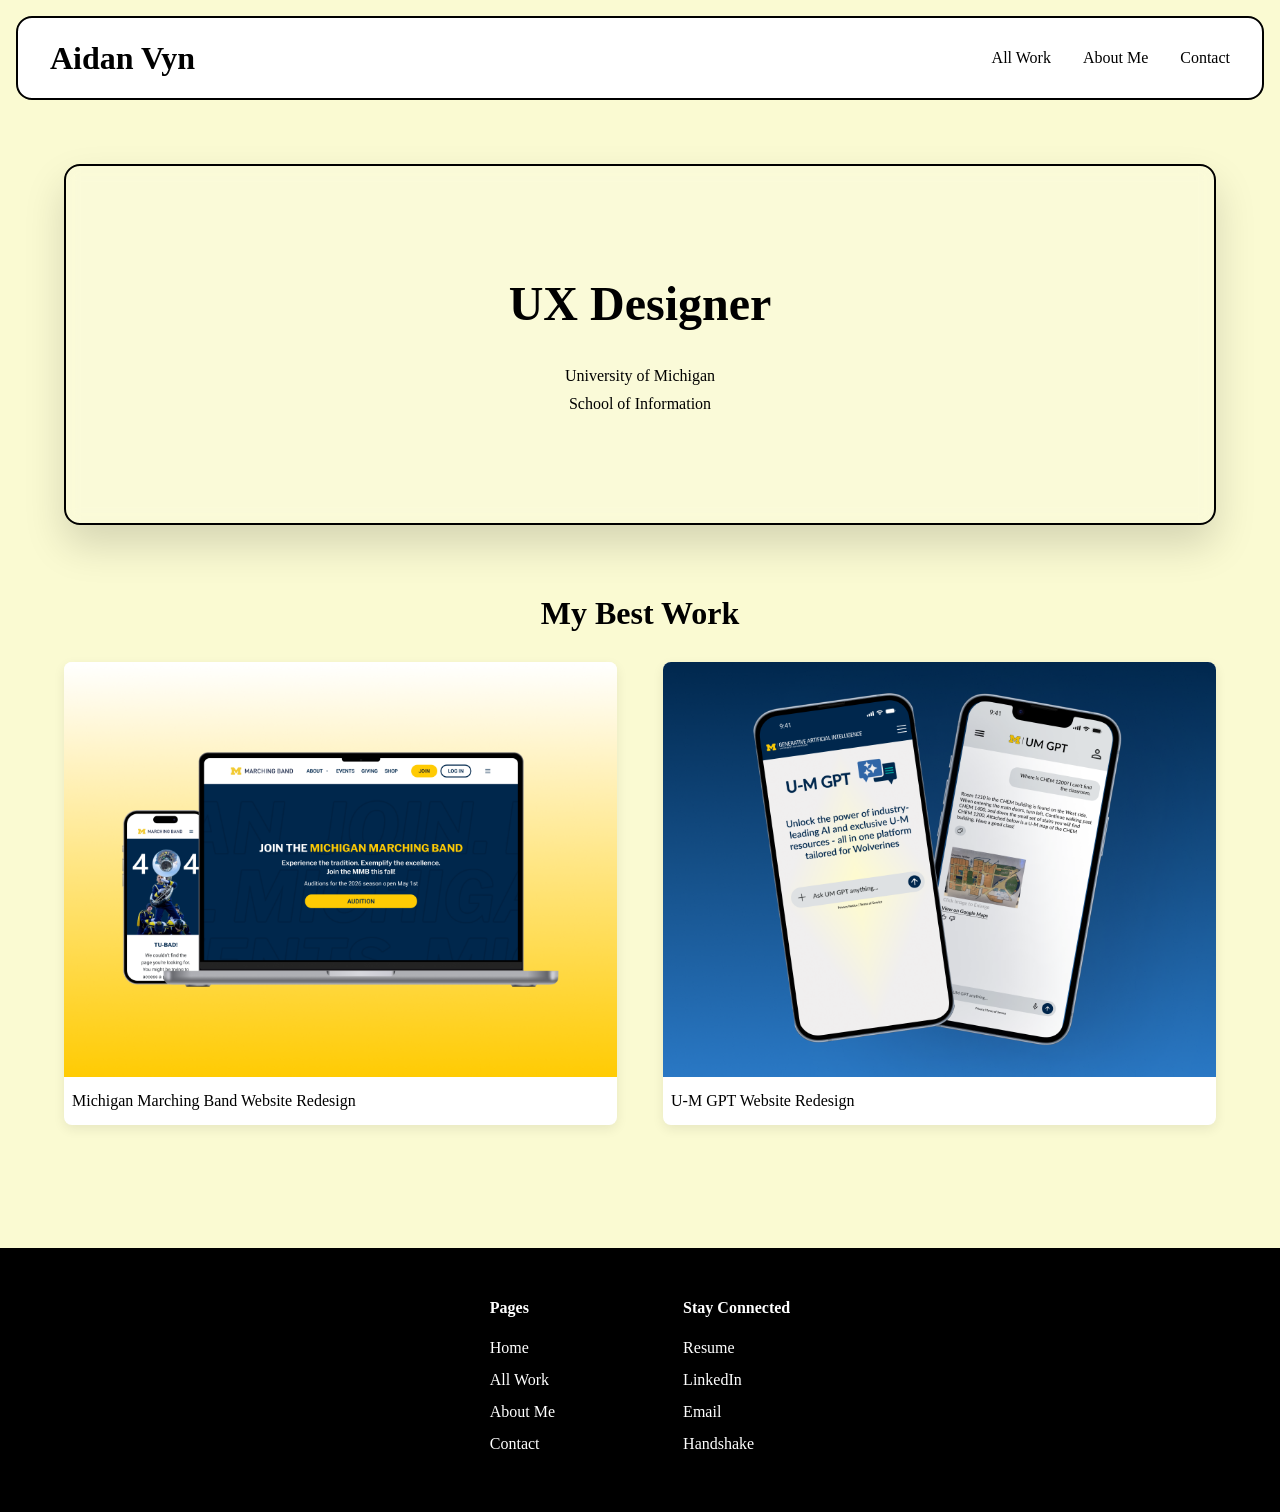
<file: index.html>
<!doctype html>
<html lang="en">
<head>
  <meta charset="utf-8" />
    <link rel="stylesheet" href="css/reset.css">
  <link rel="stylesheet" href="css/style.css">
  <meta name="viewport" content="width=device-width, initial-scale=1" />
  <title>Aidan Vyn Portfolio</title>
</head>

<body>
    <header>
        <div class="header-content">
            <h1><a href="index.html">Aidan Vyn</a></h1>
            <nav class="navbar">
                <!-- Toggle button (Hamburger icon) -->
                <button class="toggle-btn" id="menuToggle">☰</button>
                
                <div class="nav-overlay" id="navOverlay"></div>

                <!-- Navigation Links -->
                <ul class="nav-links" id="navLinks">
                    <li class="nav-close">
                        <button class="close-button" id="closeButton">✕</button>
                    </li>
                    <li><a href="pages/work.html">All Work</a></li>
                    <li><a href="pages/about.html">About Me</a></li>
                    <li><a href="pages/contact.html">Contact</a></li>
                </ul>
            </nav>
        </div>
    </header>

    <main>
        <div class="Main-text" 
        data-tilt
        data-tilt-max="10"
        data-tilt-scale="1.03"
        data-tilt-speed="400"
        data-tilt-perspective="1000">
        <h2>UX Designer</h2>
        <p>University of Michigan</p>
        <p>School of Information</p>
        </div>
        

        <h3>My Best Work</h3>
        <div class="Work-highlights">
            <article>
                <a href="projects/MMB.html" class="card">
                    <img src="images/MMB-header.png" alt="MMB Project Redesign Home and 404 pages">
                    <span>Michigan Marching Band Website Redesign</span>
                </a>
            </article>
            <article>
                <a href="projects/umgpt.html" class="card">
                    <img src="images/UMGPT_header.png" alt="UMGPT Project Redesign Home and Prompt pages">
                    <span>U-M GPT Website Redesign</span>
                </a>
            </article>
        </div>
    </main>

    <footer>
        <div class="footer-list1">
            <h4>Pages</h4>
                <ul>
                    <li><a href="index.html">Home</a></li>
                    <li><a href="pages/work.html">All Work</a></li>
                    <li><a href="pages/about.html">About Me</a></li>
                    <li><a href="pages/contact.html">Contact</a></li>
                </ul>
        </div>
        <div class="footer-list2">
            <h4>Stay Connected</h4>
            <ul>
                <li><a href="https://drive.google.com/file/d/1W6wU-Om4xU_nQKsn_U-bMnh0-87F0-1o/view?usp=sharing">Resume</a></li>
                <li><a href="https://www.linkedin.com/in/aidanvyn/">LinkedIn</a></li>
                <li><a href="mailto:aidanvyn@umich.edu">Email</a></li>
                <li><a href="https://umich.joinhandshake.com/profiles/aidanvyn">Handshake</a></li>
            </ul>
        </div>
    </footer>
    <script src="js/index.js"></script>
    <script src="js/tilt.js"></script>
</body>
</file>
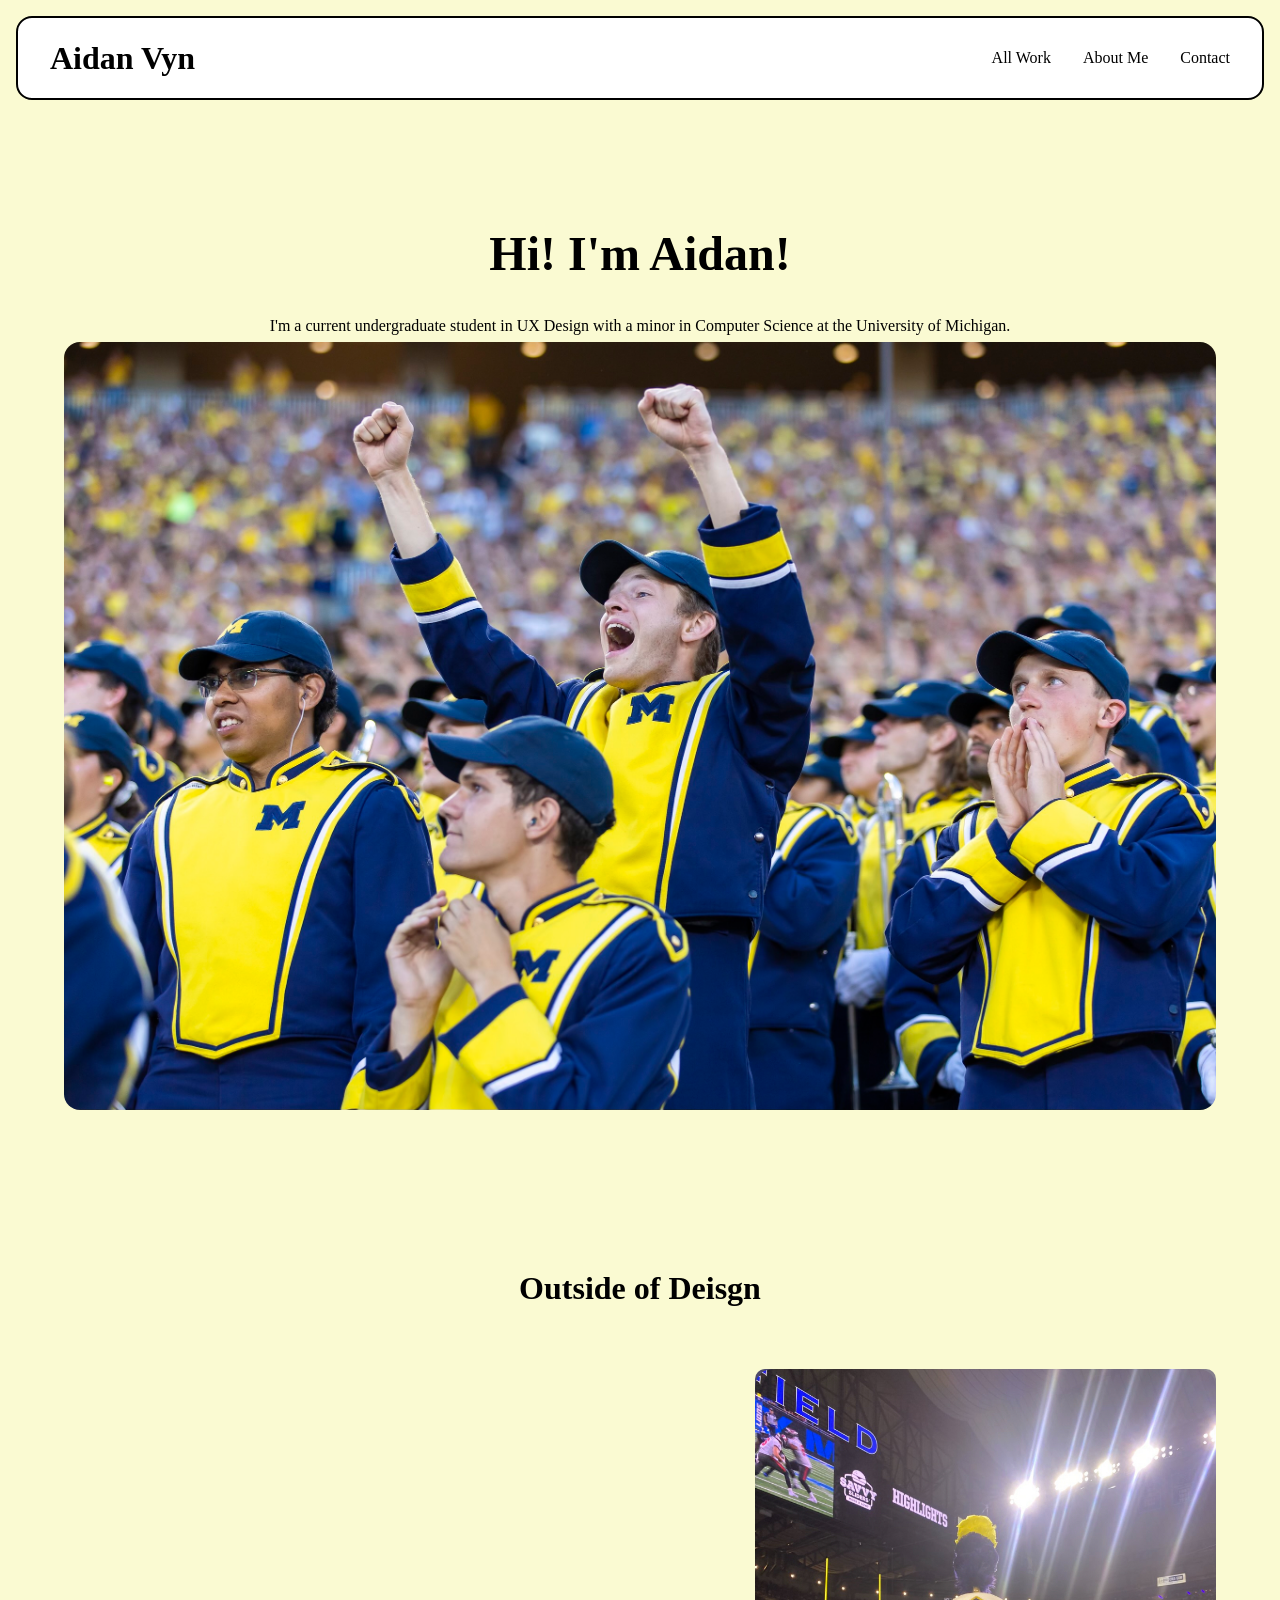
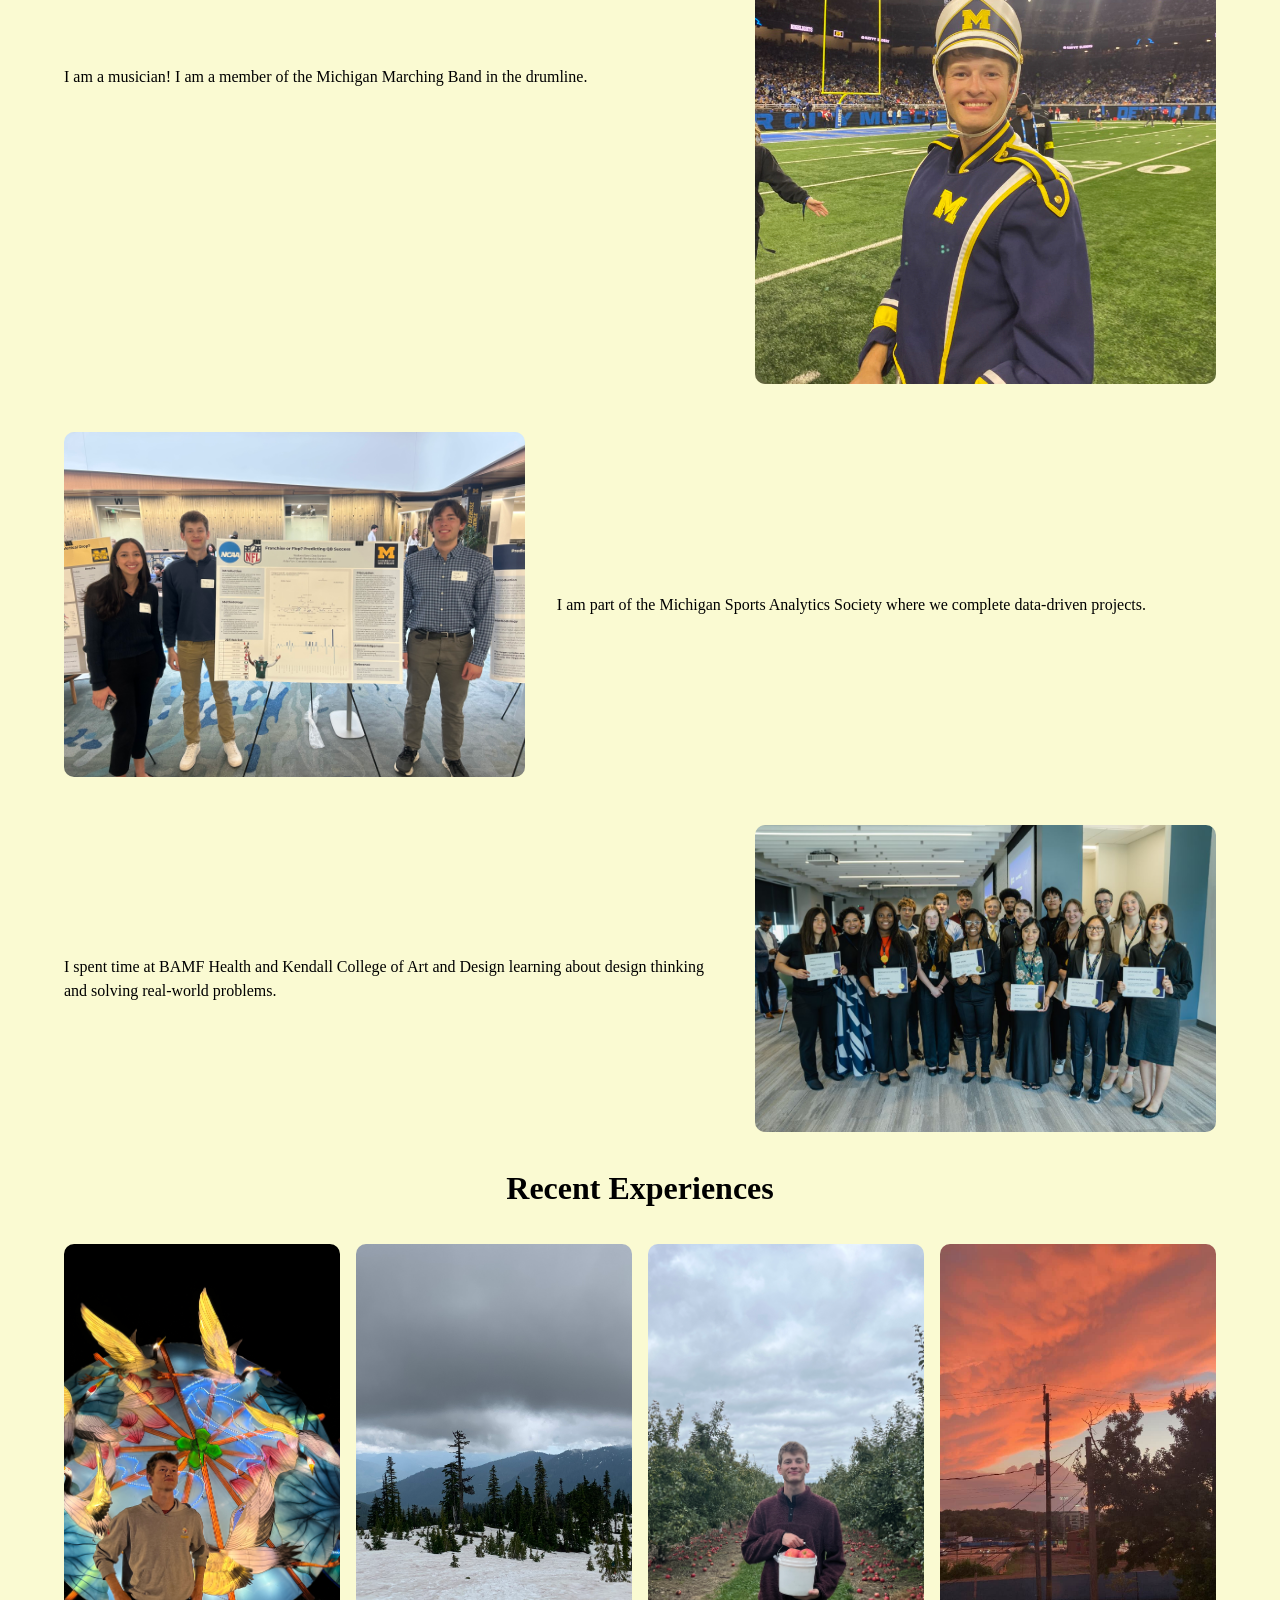
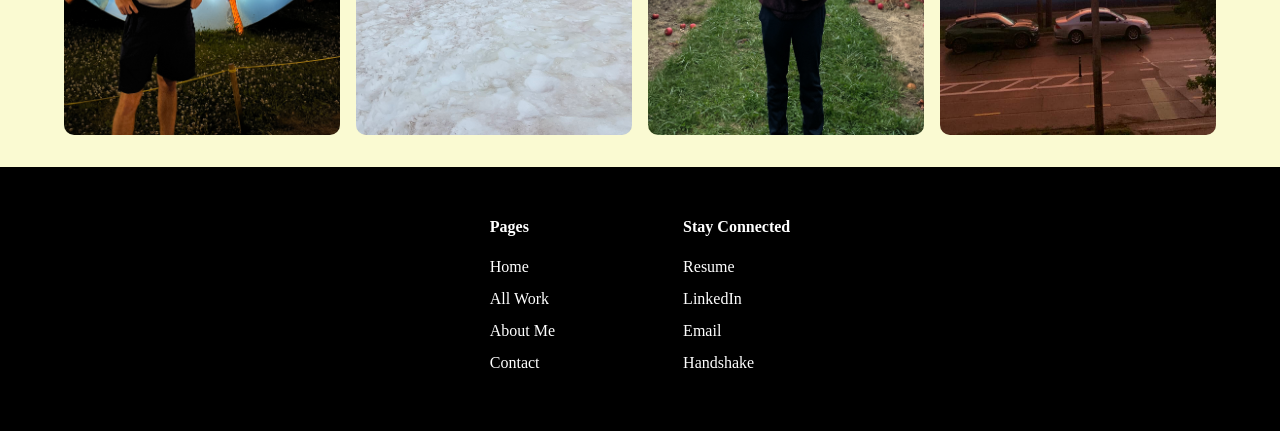
<file: pages/about.html>
<!doctype html>
<html lang="en">
<head>
  <meta charset="utf-8" />
    <link rel="stylesheet" href="../css/reset.css">
  <link rel="stylesheet" href="../css/style.css">
  <meta name="viewport" content="width=device-width, initial-scale=1" />
  <title>About Me</title>
</head>

<body>
    <header>
        <div class="header-content">
            <h1><a href="../index.html">Aidan Vyn</a></h1>
            <nav class="navbar">
                <!-- Toggle button (Hamburger icon) -->
                <button class="toggle-btn" id="menuToggle">☰</button>
                
                <div class="nav-overlay" id="navOverlay"></div>

                <!-- Navigation Links -->
                <ul class="nav-links" id="navLinks">
                    <li class="nav-close">
                        <button class="close-button" id="closeButton">✕</button>
                    </li>
                    <li><a href="../pages/work.html">All Work</a></li>
                    <li><a href="../pages/about.html">About Me</a></li>
                    <li><a href="../pages/contact.html">Contact</a></li>
                </ul>
            </nav>


        </div>
    </header>

    <main>
        <div class="about-title">
            <h2>Hi! I'm Aidan!</h2>
            <p>I'm a current undergraduate student in UX Design with a minor in Computer Science at the University of Michigan.</p>
            <img src="../images/Band_Cheering.jpg" alt="Aidan cheering in an MMB uniform at the Big House Stadium">
        </div>

        <div class= "Outside">
        <h3>Outside of Deisgn</h3>
        </div>

        <div class="info-cards">
            <article>
                <p>I am a musician! I am a member of the Michigan Marching Band in the drumline.</p>
                <img src="../images/Lions.jpg" alt="Aidan at Ford Field performing with the Michigan Marching Band">
            </article>

            <article>
                <p>I am part of the Michigan Sports Analytics Society where we complete data-driven projects.</p>
                <img src="../images/MSAS.jpg" alt="Aidan with presenting his MSAS Poster at a Symposium">
            </article>

            <article>
                <p>I spent time at BAMF Health and Kendall College of Art and Design learning about design thinking and solving real-world problems.</p>
                <img src="../images/BAMF.png" alt="Aidan with fellow BAMF interns in a group photo, dressed business casual">
            </article>
        </div>

        <div class= "Recent-Experiences">
            <h4>Recent Experiences</h4>
        </div>

        <div class="me-cards">
            <div id="zoo">
                <img src="../images/Zoo.JPEG" alt="Aidan posing in front a lit up ornament at the Zoo">
            </div>
            <div id="washington">
                <img src="../images/WashingtonNature.jpg" alt="A snow covered mountain with pine trees on a cloudy day">
            </div>
            <div id="apples">
                <img src="../images/Apples.JPEG" alt="Aidan with a bucket full of picked apples surrounded by apple trees">
            </div>
            <div id="window">
                <img src="../images/Window.JPG" alt="Bright orange sunset with Elbel Field in the distance">
            </div>
        </div>
    </main>

    <footer>
        <div class="footer-list1">
            <h4>Pages</h4>
                <ul>
                    <li><a href="../index.html">Home</a></li>
                    <li><a href="work.html">All Work</a></li>
                    <li><a href="about.html">About Me</a></li>
                    <li><a href="contact.html">Contact</a></li>
                </ul>
        </div>
        <div class="footer-list2">
            <h4>Stay Connected</h4>
            <ul>
                <li><a href="https://drive.google.com/file/d/1W6wU-Om4xU_nQKsn_U-bMnh0-87F0-1o/view?usp=sharing">Resume</a></li>
                <li><a href="https://www.linkedin.com/in/aidanvyn/">LinkedIn</a></li>
                <li><a href="mailto:aidanvyn@umich.edu">Email</a></li>
                <li><a href="https://umich.joinhandshake.com/profiles/aidanvyn">Handshake</a></li>
            </ul>
        </div>
    </footer>
    <script src="../js/index.js"></script>
  </body>
</file>
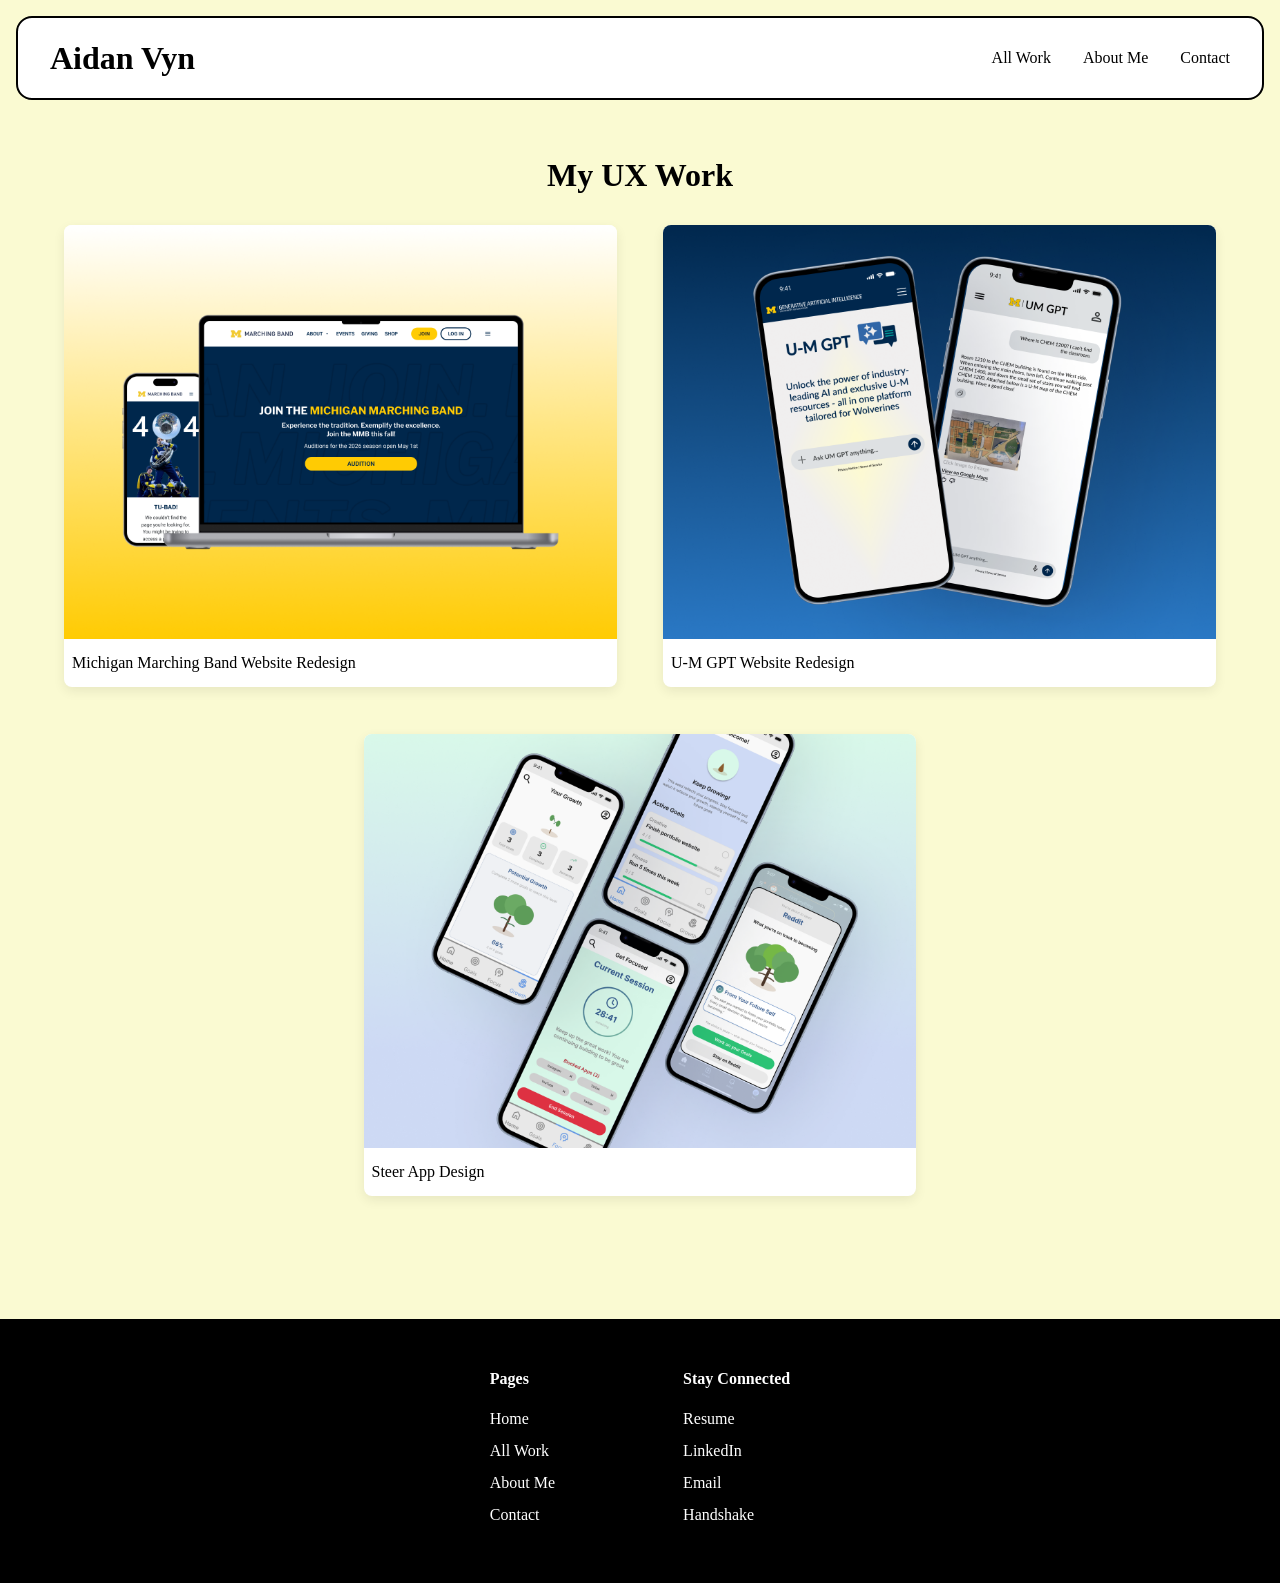
<file: pages/work.html>
<!doctype html>
<html lang="en">
<head>
  <meta charset="utf-8" />
    <link rel="stylesheet" href="../css/reset.css">
  <link rel="stylesheet" href="../css/style.css">
  <meta name="viewport" content="width=device-width, initial-scale=1" />
  <title>My UX Work</title>
</head>

<body>
    <header>
        <div class="header-content">
            <h1><a href="../index.html">Aidan Vyn</a></h1>
            <nav class="navbar">
                <!-- Toggle button (Hamburger icon) -->
                <button class="toggle-btn" id="menuToggle">☰</button>
                
                <div class="nav-overlay" id="navOverlay"></div>

                <!-- Navigation Links -->
                <ul class="nav-links" id="navLinks">
                    <li class="nav-close">
                        <button class="close-button" id="closeButton">✕</button>
                    </li>
                    <li><a href="../pages/work.html">All Work</a></li>
                    <li><a href="../pages/about.html">About Me</a></li>
                    <li><a href="../pages/contact.html">Contact</a></li>
                </ul>
            </nav>


        </div>
    </header>
    
    <main>
        <h3>My UX Work</h3>
        <div class="Work-highlights">
            <article>
                <a href="../projects/MMB.html" class="card">
                    <img src="../images/MMB-header.png" alt="MMB Project Redesign Home and 404 pages">
                    <span>Michigan Marching Band Website Redesign</span>
                </a>
            </article>
            <article>
                <a href="../projects/umgpt.html" class="card">
                    <img src="../images/UMGPT_header.png" alt="UMGPT Project Redesign Home and Prompt pages">
                    <span>U-M GPT Website Redesign</span>
                </a>
            </article>
            <article>
                <a href="../projects/steer.html" class="card">
                    <img src="../images/Steer_header.png" alt="Steer App Project Design core pages">
                    <span>Steer App Design</span>
                </a>
            </article>
            
        </div>
    </main>
    <footer>
        <div class="footer-list1">
            <h4>Pages</h4>
                <ul>
                    <li><a href="../index.html">Home</a></li>
                    <li><a href="work.html">All Work</a></li>
                    <li><a href="about.html">About Me</a></li>
                    <li><a href="contact.html">Contact</a></li>
                </ul>
        </div>
        <div class="footer-list2">
            <h4>Stay Connected</h4>
            <ul>
                <li><a href="https://drive.google.com/file/d/1W6wU-Om4xU_nQKsn_U-bMnh0-87F0-1o/view?usp=sharing">Resume</a></li>
                <li><a href="https://www.linkedin.com/in/aidanvyn/">LinkedIn</a></li>
                <li><a href="mailto:aidanvyn@umich.edu">Email</a></li>
                <li><a href="https://umich.joinhandshake.com/profiles/aidanvyn">Handshake</a></li>
            </ul>
        </div>
    </footer>
    <script src="../js/index.js"></script>
  </body>
</file>
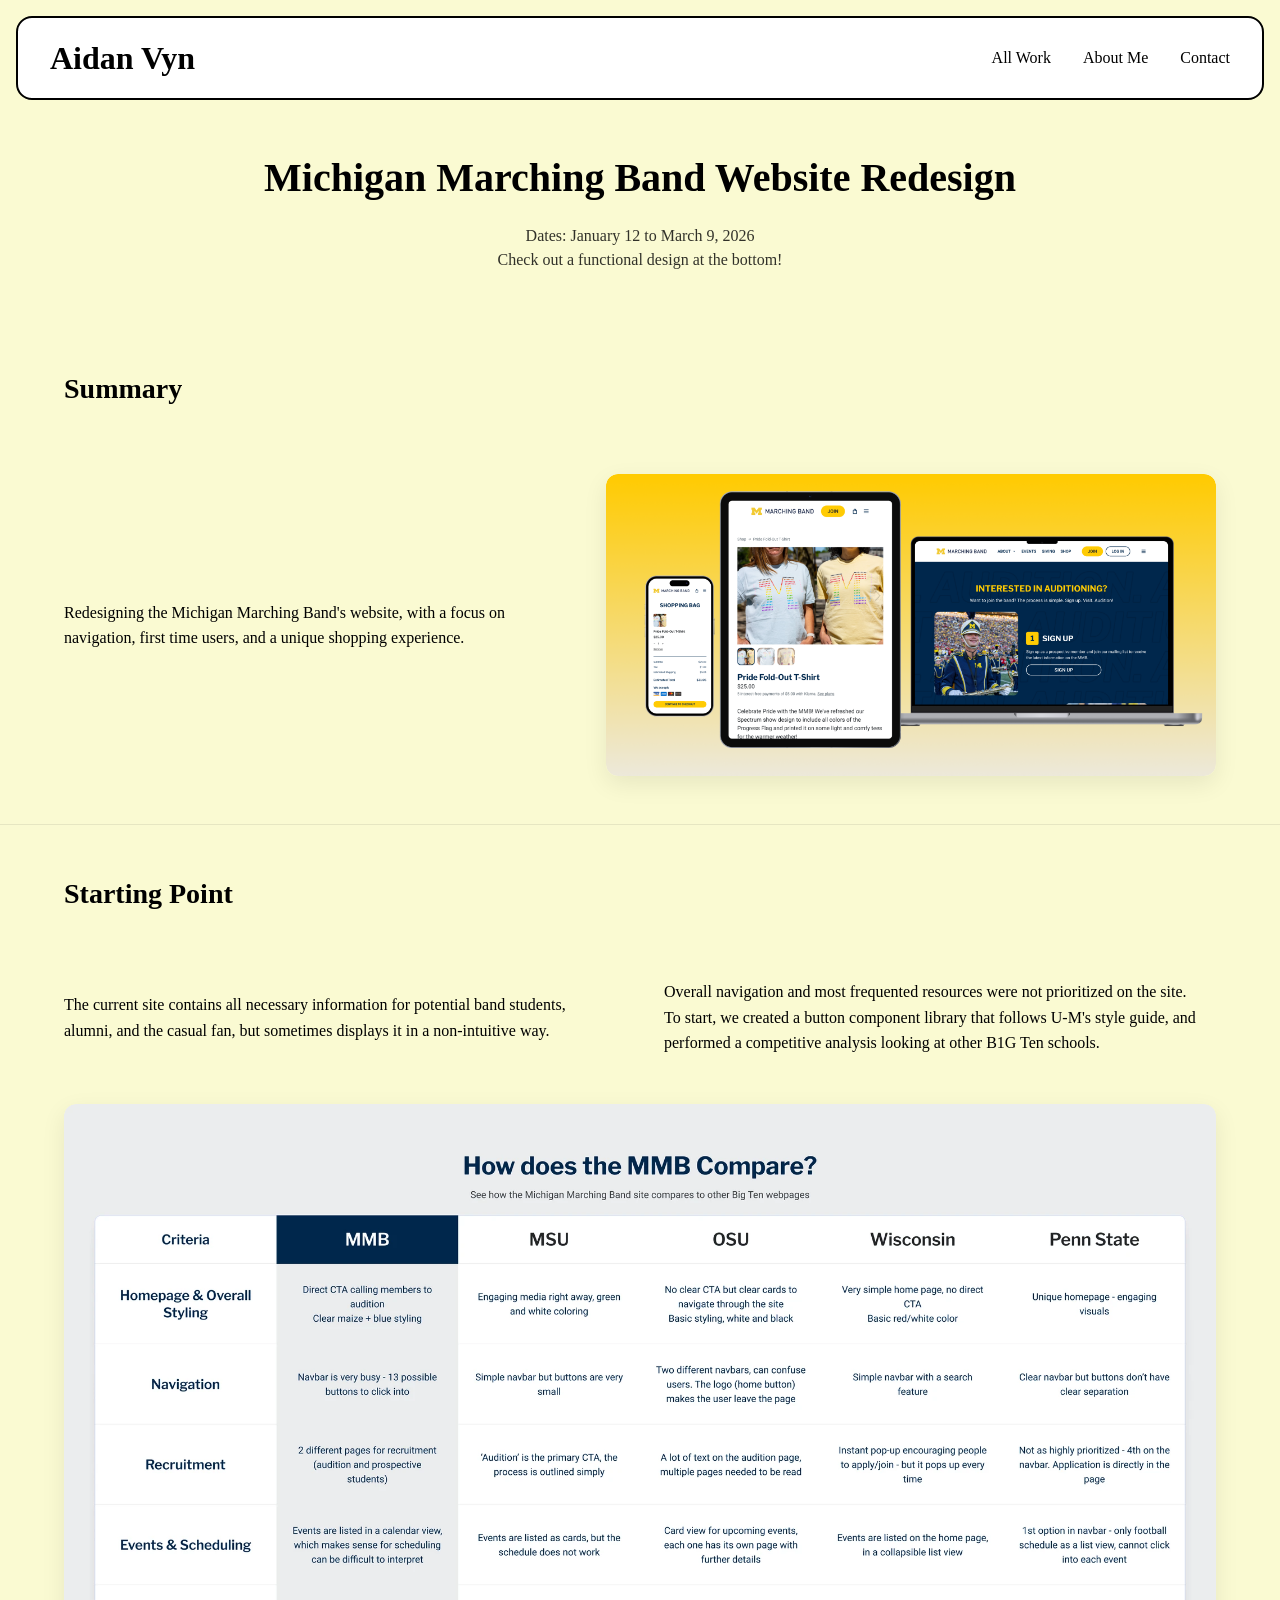
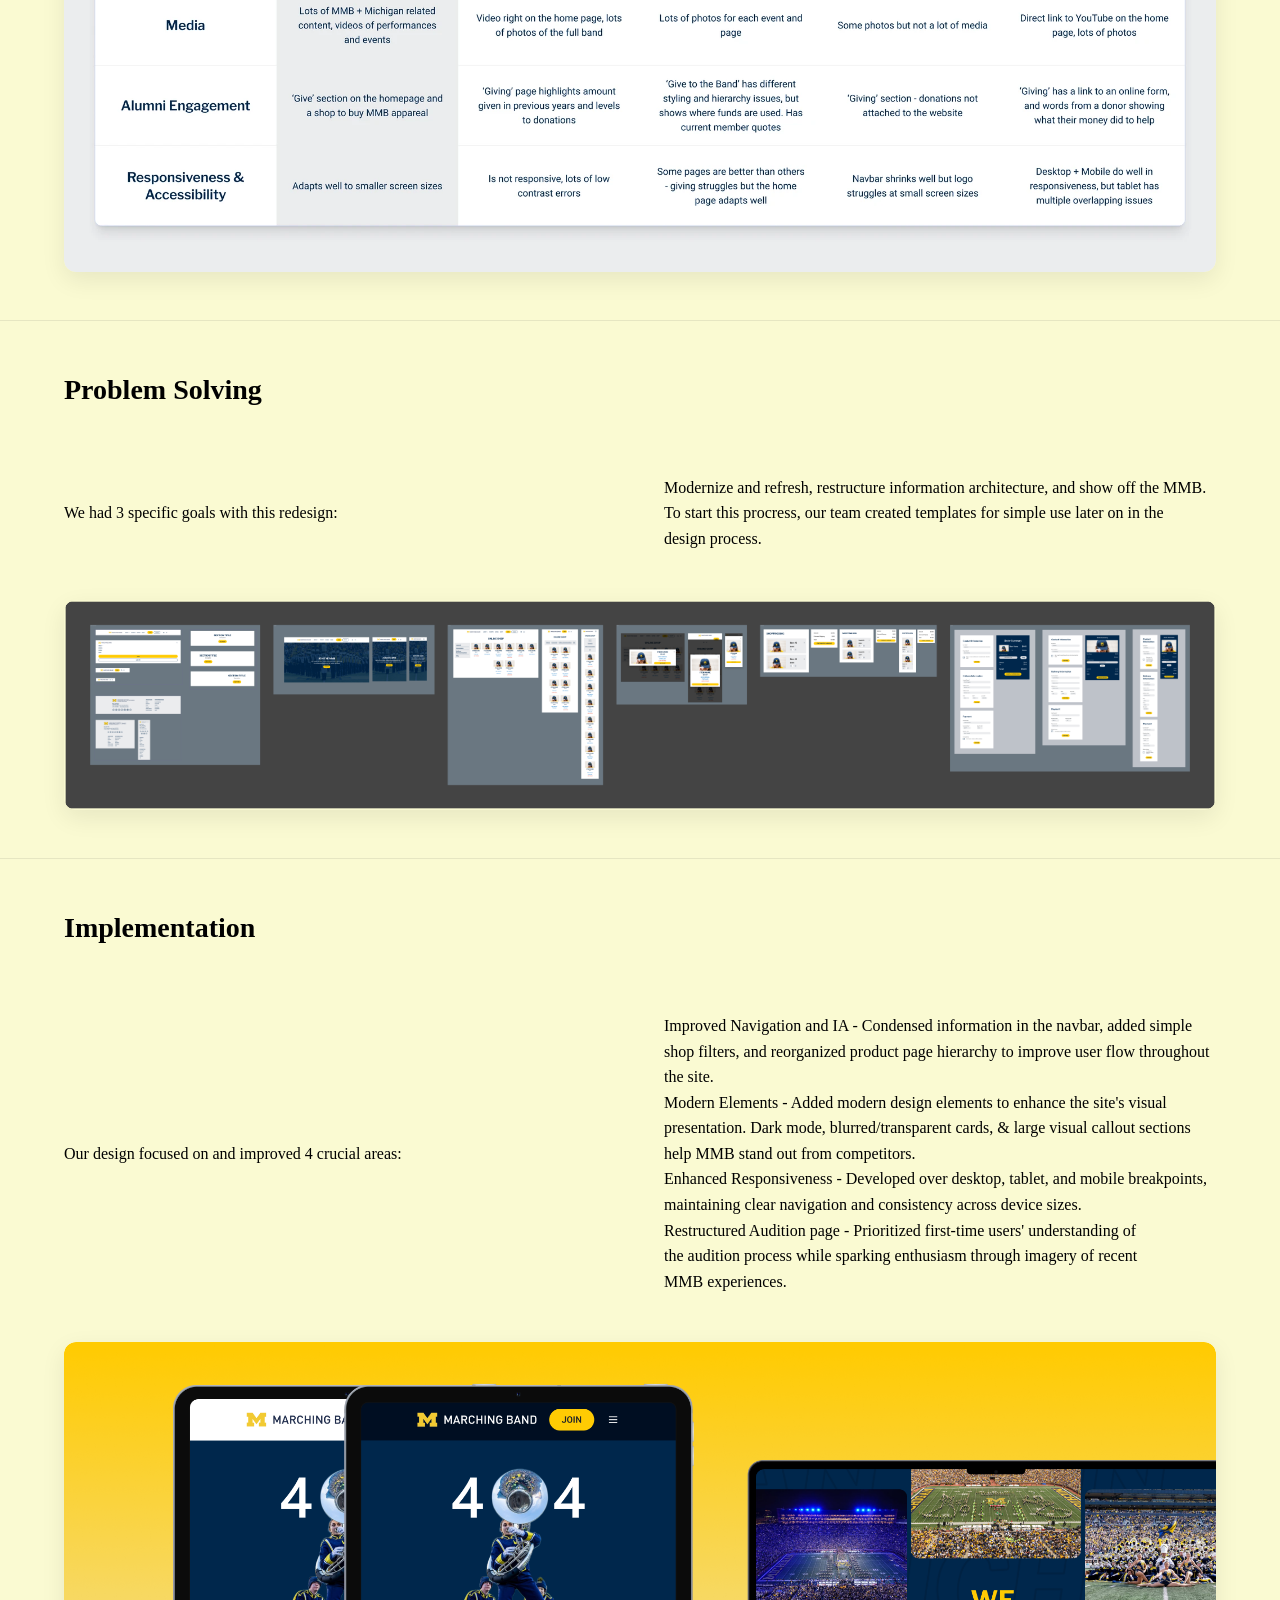
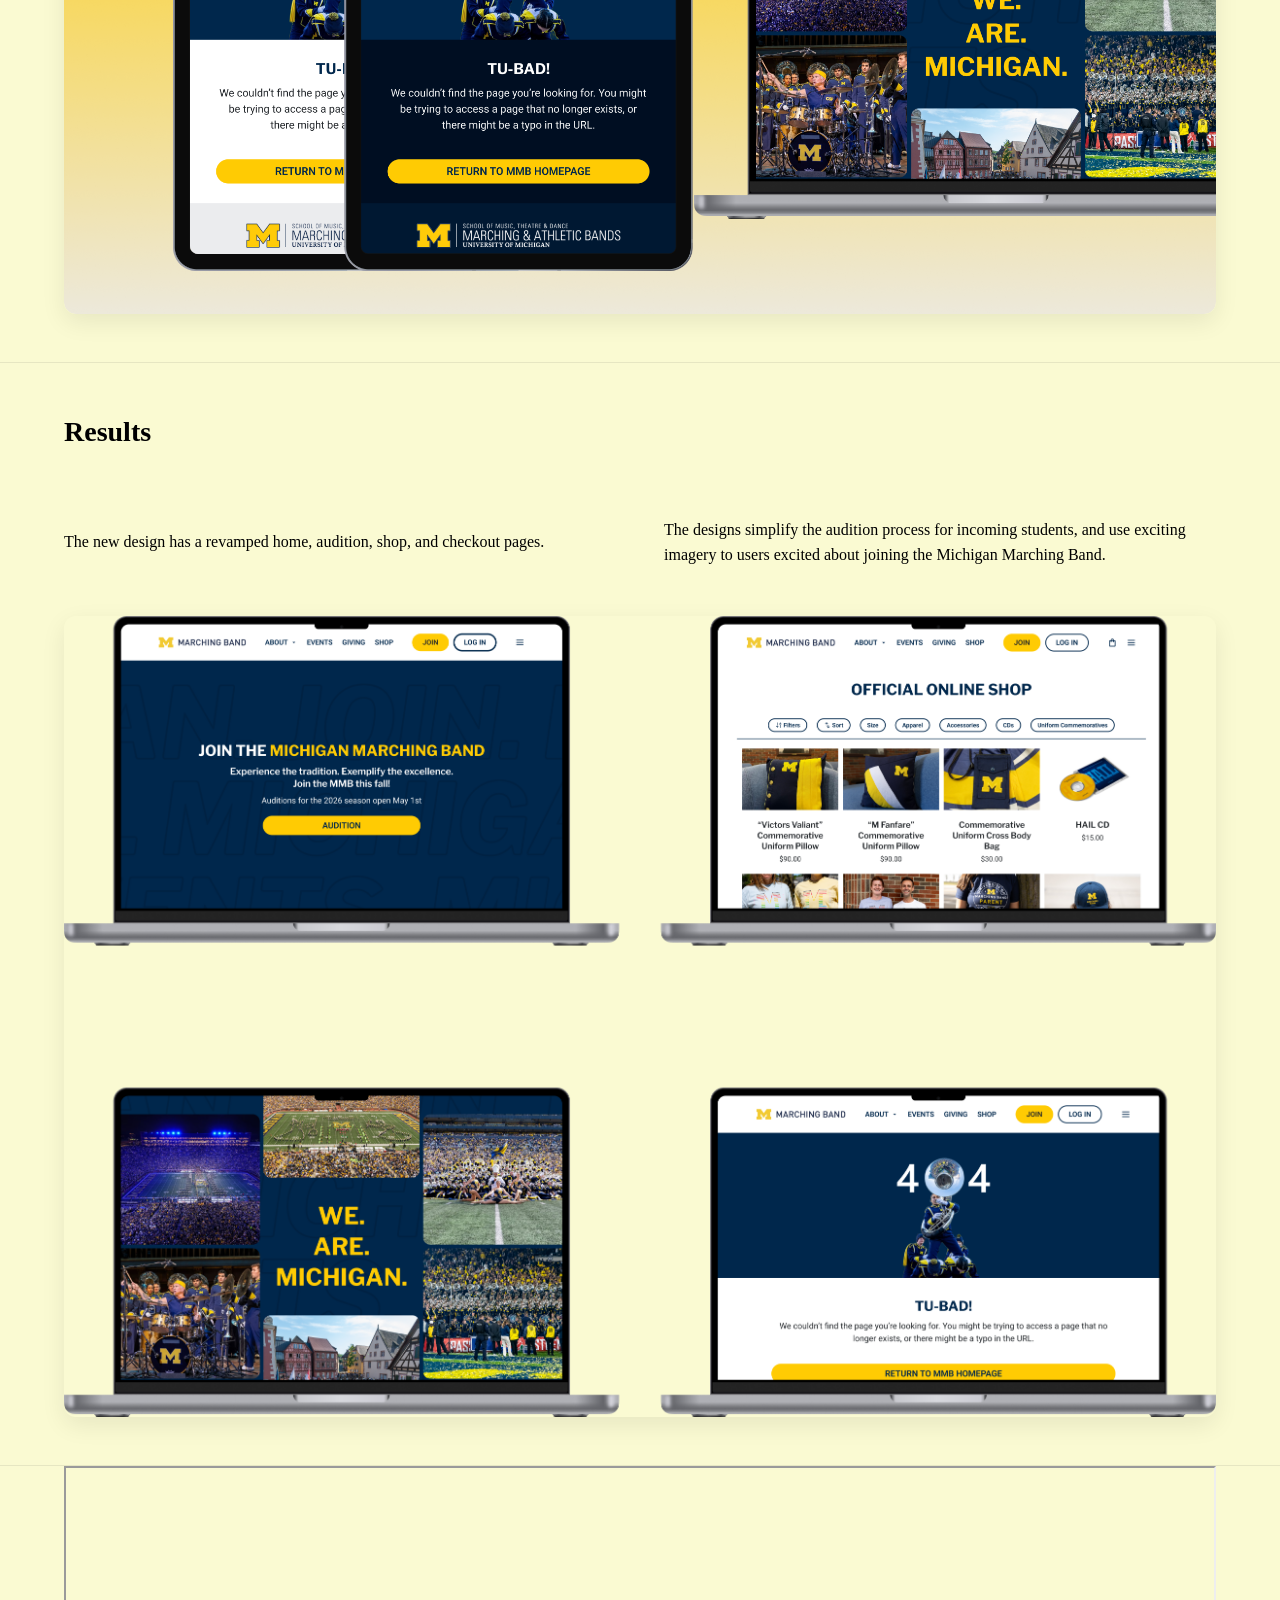
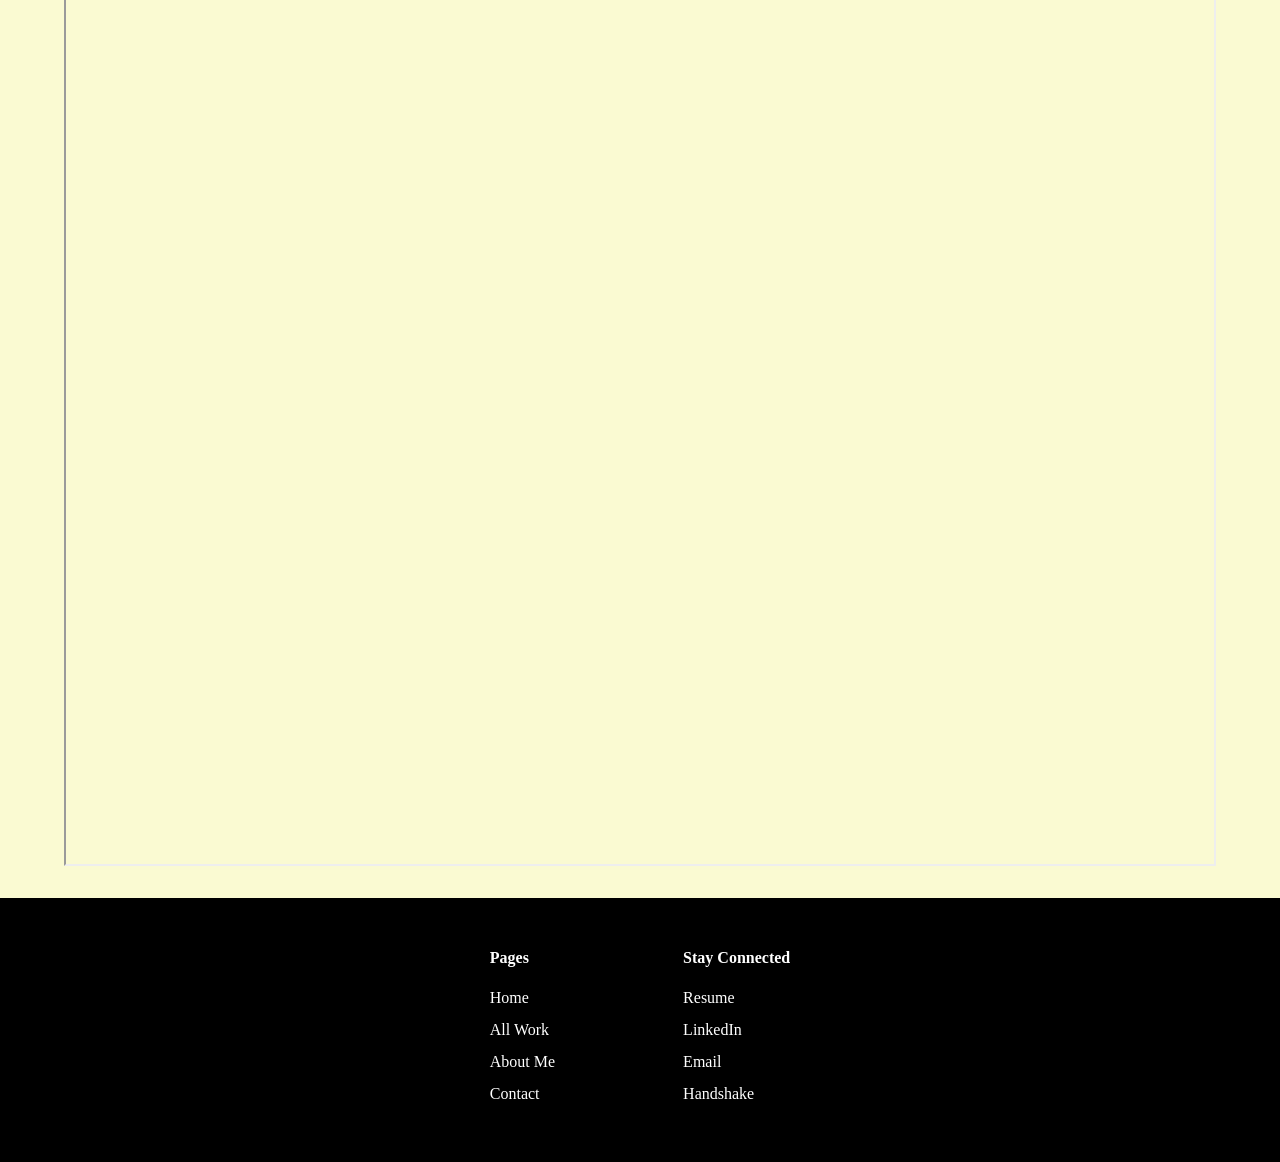
<file: projects/MMB.html>
<!doctype html>
<html lang="en">
<head>
  <meta charset="utf-8" />
    <link rel="stylesheet" href="../css/reset.css">
  <link rel="stylesheet" href="../css/style.css">
  <meta name="viewport" content="width=device-width, initial-scale=1" />
  <title>MMB Redesign Project</title>
</head>

<body>
    <header>
        <div class="header-content">
            <h1><a href="../index.html">Aidan Vyn</a></h1>
            <nav class="navbar">
                <!-- Toggle button (Hamburger icon) -->
                <button class="toggle-btn" id="menuToggle">☰</button>
                
                <div class="nav-overlay" id="navOverlay"></div>

                <!-- Navigation Links -->
                <ul class="nav-links" id="navLinks">
                    <li class="nav-close">
                        <button class="close-button" id="closeButton">✕</button>
                    </li>
                    <li><a href="../pages/work.html">All Work</a></li>
                    <li><a href="../pages/about.html">About Me</a></li>
                    <li><a href="../pages/contact.html">Contact</a></li>
                </ul>
            </nav>
        </div>
    </header>

    <main class="project-main">
    <h1>Michigan Marching Band Website Redesign</h1>

    <div class="metadata">
        <p>Dates: January 12 to March 9, 2026<br>
        Check out a functional design at the bottom!</p>
    </div>

    <div class="summary" tabindex="0">
        <h2>Summary</h2>
        <p>Redesigning the Michigan Marching Band's website, with a focus on navigation, first time users, and a unique shopping experience.</p>
        <div class="summary-image">
            <img src="../images/MMB-summary.png" alt="Summary of designs showing off ranging image of shopping screens and checkout pages">
        </div>
    </div>

    <div class="starting-point" tabindex="0">
        <h2>Starting Point</h2>
        <p>The current site contains all necessary information for potential band students, alumni, and the casual fan, but sometimes displays it in a non-intuitive way.</p>
        <p>Overall navigation and most frequented resources were not prioritized on the site. <br>To start, we created a button component library that follows U-M's style guide, and performed a competitive analysis looking at other B1G Ten schools.</p>

        <div class="starting-point-image">
            <img src="../images/MMB_Comp.png" alt="Comparision chart showing the MMB's website qualities against other B1G schools">
        </div>
    </div>

    <div class="problem-solving" tabindex="0">
        <h2>Problem Solving</h2>
        <p>We had 3 specific goals with this redesign:</p>
        <p>Modernize and refresh, restructure information architecture, and show off the MMB. <br>To start this procress, our team created templates for simple use later on in the design process.</p>

        <div class="problem-solving-image">
            <img src="../images/MMB-problem-solving.png" alt="Long frame of templates that were reused throughout the design process">
        </div>
    </div>

    <div class="implementation" tabindex="0">
        <h2>Implementation</h2>
        <p>Our design focused on and improved 4 crucial areas:</p>
        <p>Improved Navigation and IA - Condensed information in the navbar, added simple shop filters, and reorganized product page hierarchy to improve user flow throughout the site.
            <br>Modern Elements - Added modern design elements to enhance the site's visual presentation. Dark mode, blurred/transparent cards, & large visual callout sections help MMB stand out from competitors.
            <br>Enhanced Responsiveness - Developed over desktop, tablet, and mobile breakpoints, maintaining clear navigation and consistency across device sizes.
            <br>Restructured Audition page - Prioritized first-time users' understanding of the audition process while sparking enthusiasm through imagery of recent MMB experiences.</p>
        
        <div class="implementation-image">
            <img src="../images/MMB-implementation.png" alt="2 tablet frames of the 404 page, showing off light and dark mode, along with a desktop design">
        </div>
    </div>

    <div class="results" tabindex="0">
        <h2>Results</h2>
        <p>The new design has a revamped home, audition, shop, and checkout pages.</p>
        <p>The designs simplify the audition process for incoming students, and use exciting imagery to users excited about joining the Michigan Marching Band.</p>

        <div class="results-image">
            <img src="../images/MMB-results.png" alt="4 final frames from the MMB Website Redesign">
        </div>
    </div>
    
    <div class="iframe-container" tabindex="0">
        <iframe src="https://plank-layer-54765967.figma.site" title="MMB Website Demo" width="90%" height="1000px"></iframe>
    </div>
</main>
  <footer>
        <div class="footer-list1">
            <h4>Pages</h4>
                <ul>
                    <li><a href="../index.html">Home</a></li>
                    <li><a href="../pages/work.html">All Work</a></li>
                    <li><a href="../pages/about.html">About Me</a></li>
                    <li><a href="../pages/contact.html">Contact</a></li>
                </ul>
        </div>
        <div class="footer-list2">
            <h4>Stay Connected</h4>
            <ul>
                <li><a href="https://drive.google.com/file/d/1W6wU-Om4xU_nQKsn_U-bMnh0-87F0-1o/view?usp=sharing">Resume</a></li>
                <li><a href="https://www.linkedin.com/in/aidanvyn/">LinkedIn</a></li>
                <li><a href="mailto:aidanvyn@umich.edu">Email</a></li>
                <li><a href="https://umich.joinhandshake.com/profiles/aidanvyn">Handshake</a></li>
            </ul>
        </div>
    </footer>
    <script src="../js/index.js"></script>
</body>
</file>
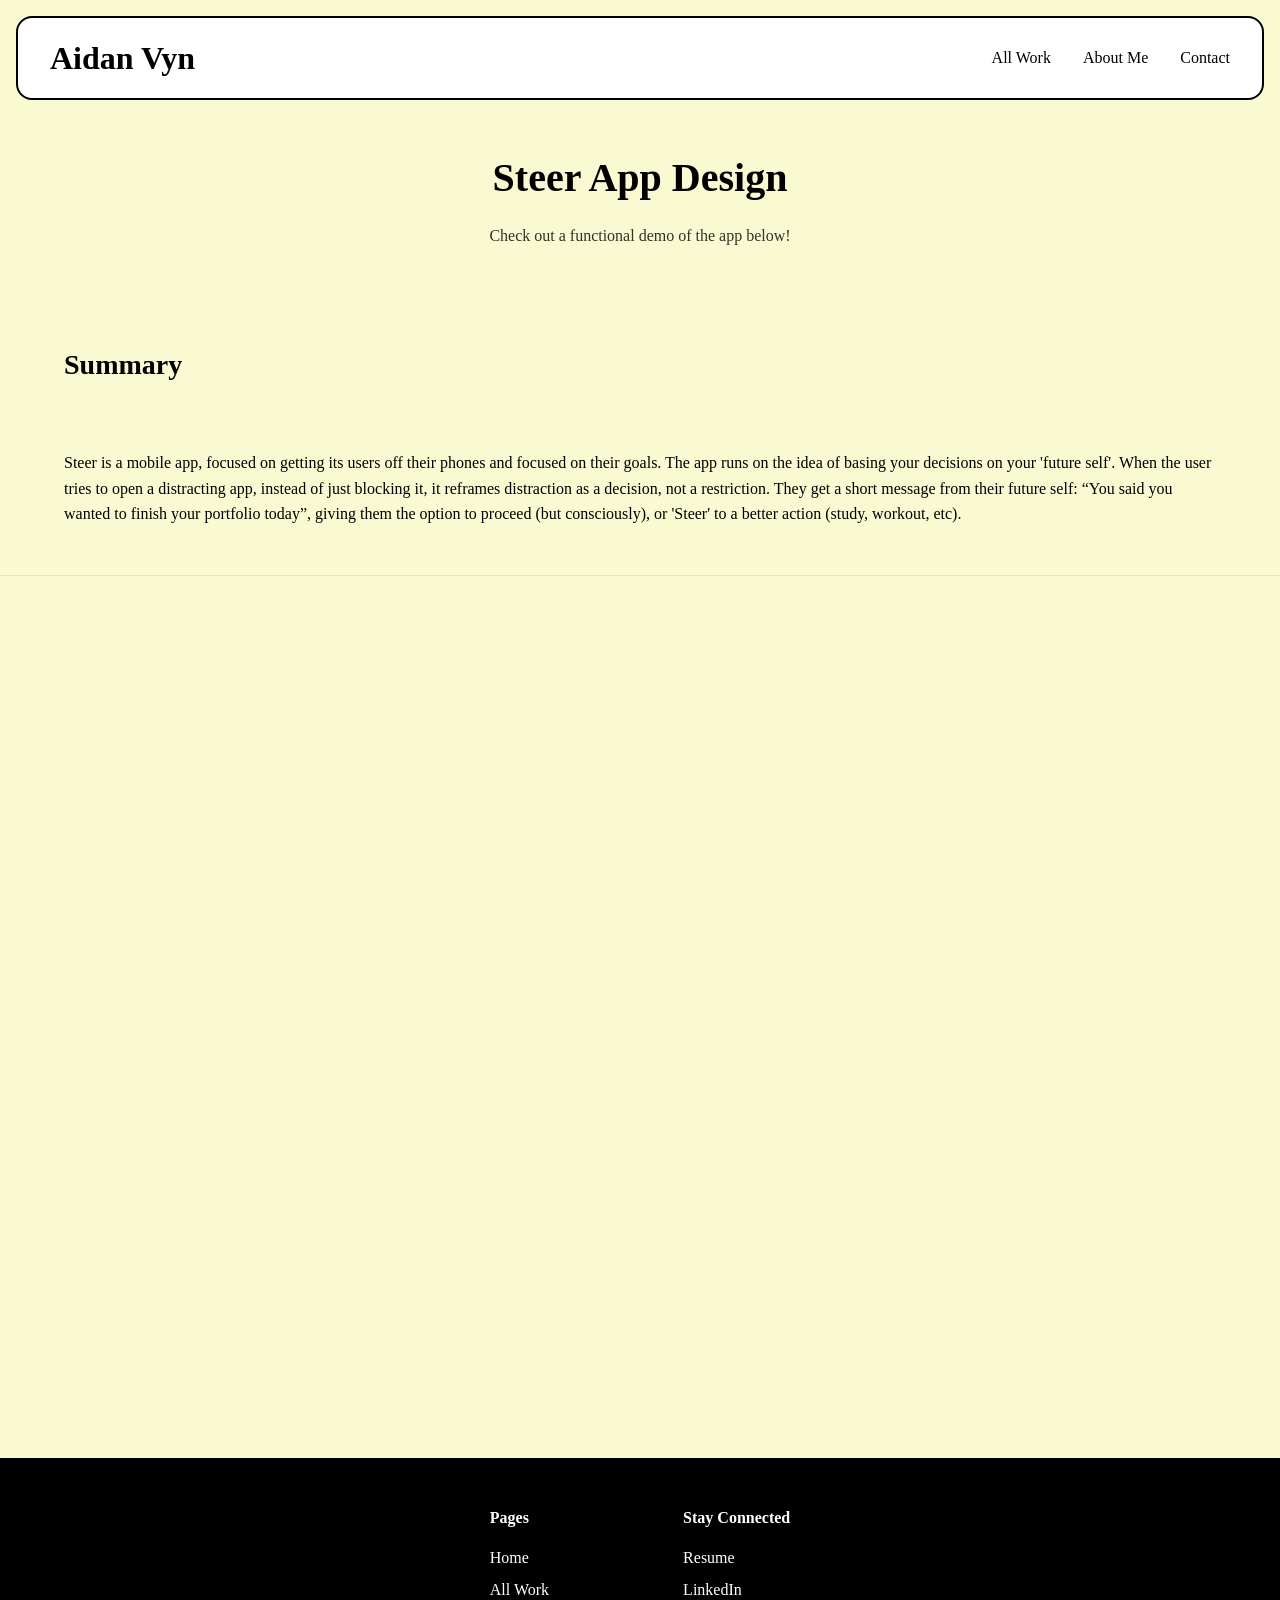
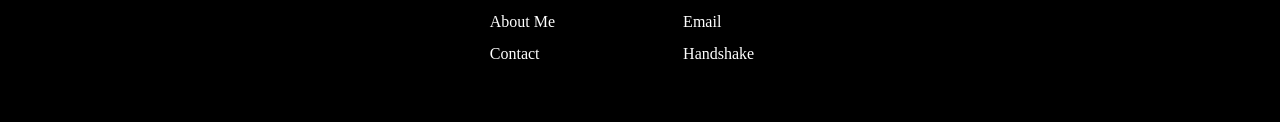
<file: projects/steer.html>
<!doctype html>
<html lang="en">
<head>
  <meta charset="utf-8" />
    <link rel="stylesheet" href="../css/reset.css">
  <link rel="stylesheet" href="../css/style.css">
  <meta name="viewport" content="width=device-width, initial-scale=1" />
  <title>Steer Design Project</title>
</head>

<body>
    <header>
        <div class="header-content">
            <h1><a href="../index.html">Aidan Vyn</a></h1>
            <nav class="navbar">
                <!-- Toggle button (Hamburger icon) -->
                <button class="toggle-btn" id="menuToggle">☰</button>
                
                <div class="nav-overlay" id="navOverlay"></div>

                <!-- Navigation Links -->
                <ul class="nav-links" id="navLinks">
                    <li class="nav-close">
                        <button class="close-button" id="closeButton">✕</button>
                    </li>
                    <li><a href="../pages/work.html">All Work</a></li>
                    <li><a href="../pages/about.html">About Me</a></li>
                    <li><a href="../pages/contact.html">Contact</a></li>
                </ul>
            </nav>
        </div>
    </header>
    <main>
    <h1>Steer App Design</h1>
    <div class="metadata">            
        <p>Check out a functional demo of the app below!</p>
    </div>

    <div class="summary" tabindex="0">
        <h2>Summary</h2>
        <p>Steer is a mobile app, focused on getting its users off their phones and focused on their goals. The app runs on the idea of basing your decisions on your 'future self'. When the user tries to open a distracting app, instead of just blocking it, it reframes distraction as a decision, not a restriction. They get a short message from their future self: “You said you wanted to finish your portfolio today”, giving them the option to proceed (but consciously), or 'Steer' to a better action (study, workout, etc).</p>
    </div>

    <div class="iframe-container" tabindex="0">
        <iframe style="border: 0px solid rgba(0, 0, 0, 0.1);" width="400" height="850" src="https://embed.figma.com/proto/TdehD1zYfAOiGF3ZJbazKk/SI-407---Steer---Aidan-Vyn?node-id=180-1688&viewport=1599%2C-803%2C0.24&scaling=scale-down&content-scaling=fixed&starting-point-node-id=180%3A1688&page-id=112%3A30&embed-host=share" allowfullscreen></iframe>
    </div>
    </main>
    <script src="../js/index.js"></script>

      <footer>
        <div class="footer-list1">
            <h4>Pages</h4>
                <ul>
                    <li><a href="../index.html">Home</a></li>
                    <li><a href="../pages/work.html">All Work</a></li>
                    <li><a href="../pages/about.html">About Me</a></li>
                    <li><a href="../pages/contact.html">Contact</a></li>
                </ul>
        </div>
        <div class="footer-list2">
            <h4>Stay Connected</h4>
            <ul>
                <li><a href="https://drive.google.com/file/d/1W6wU-Om4xU_nQKsn_U-bMnh0-87F0-1o/view?usp=sharing">Resume</a></li>
                <li><a href="https://www.linkedin.com/in/aidanvyn/">LinkedIn</a></li>
                <li><a href="mailto:aidanvyn@umich.edu">Email</a></li>
                <li><a href="https://umich.joinhandshake.com/profiles/aidanvyn">Handshake</a></li>
            </ul>
        </div>
    </footer>
</body>
</file>
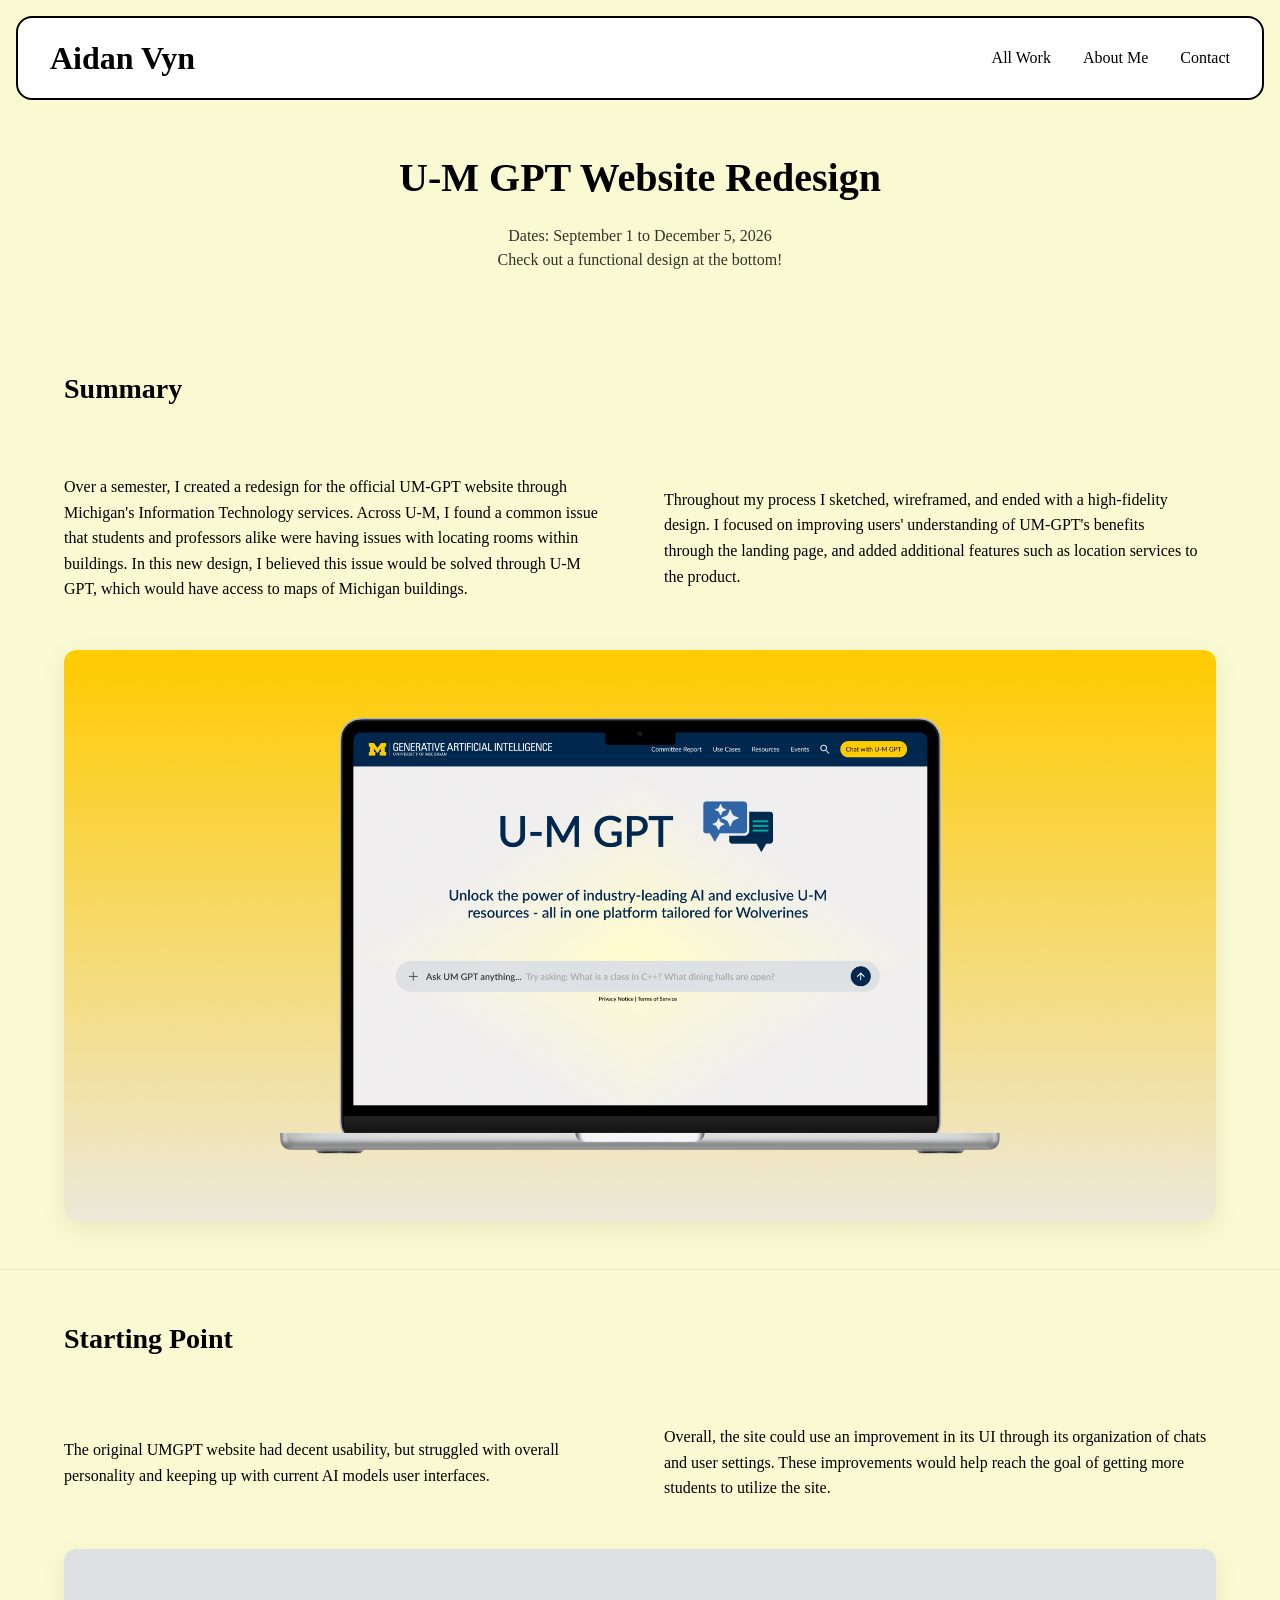
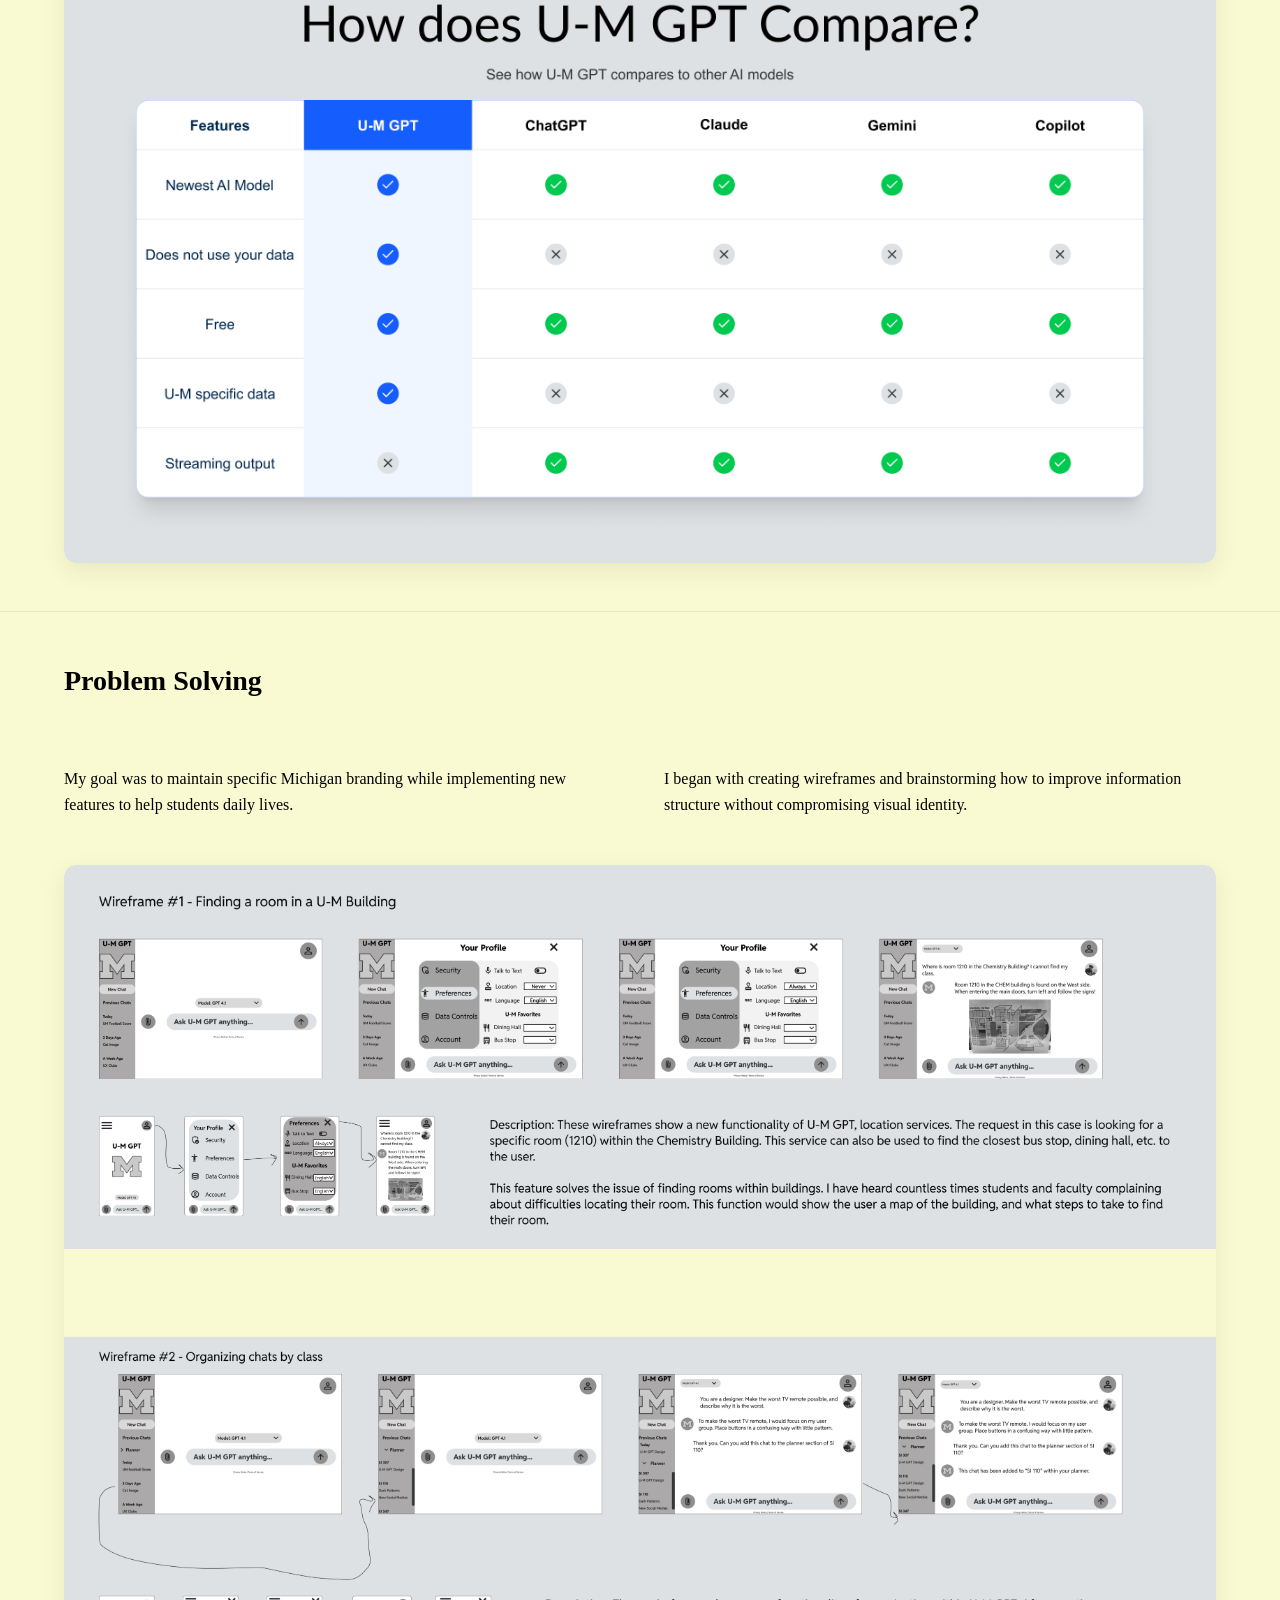
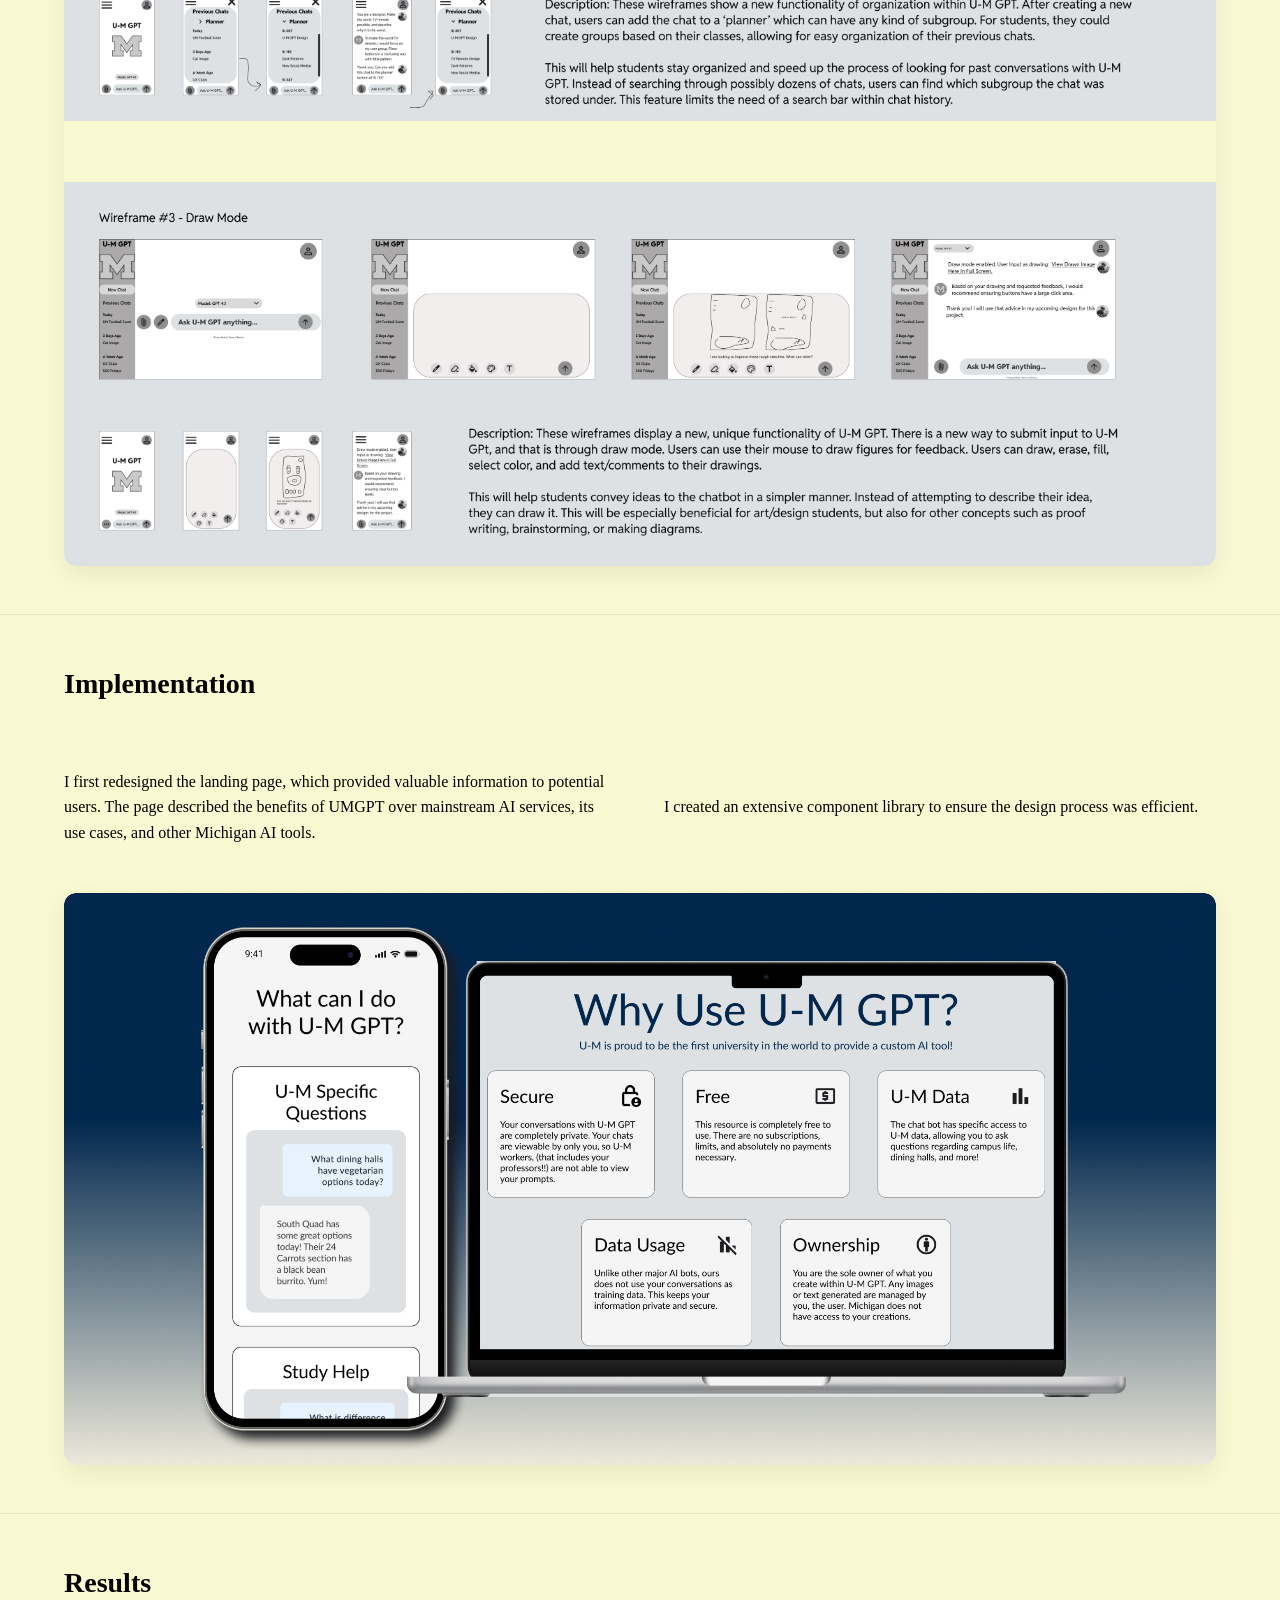
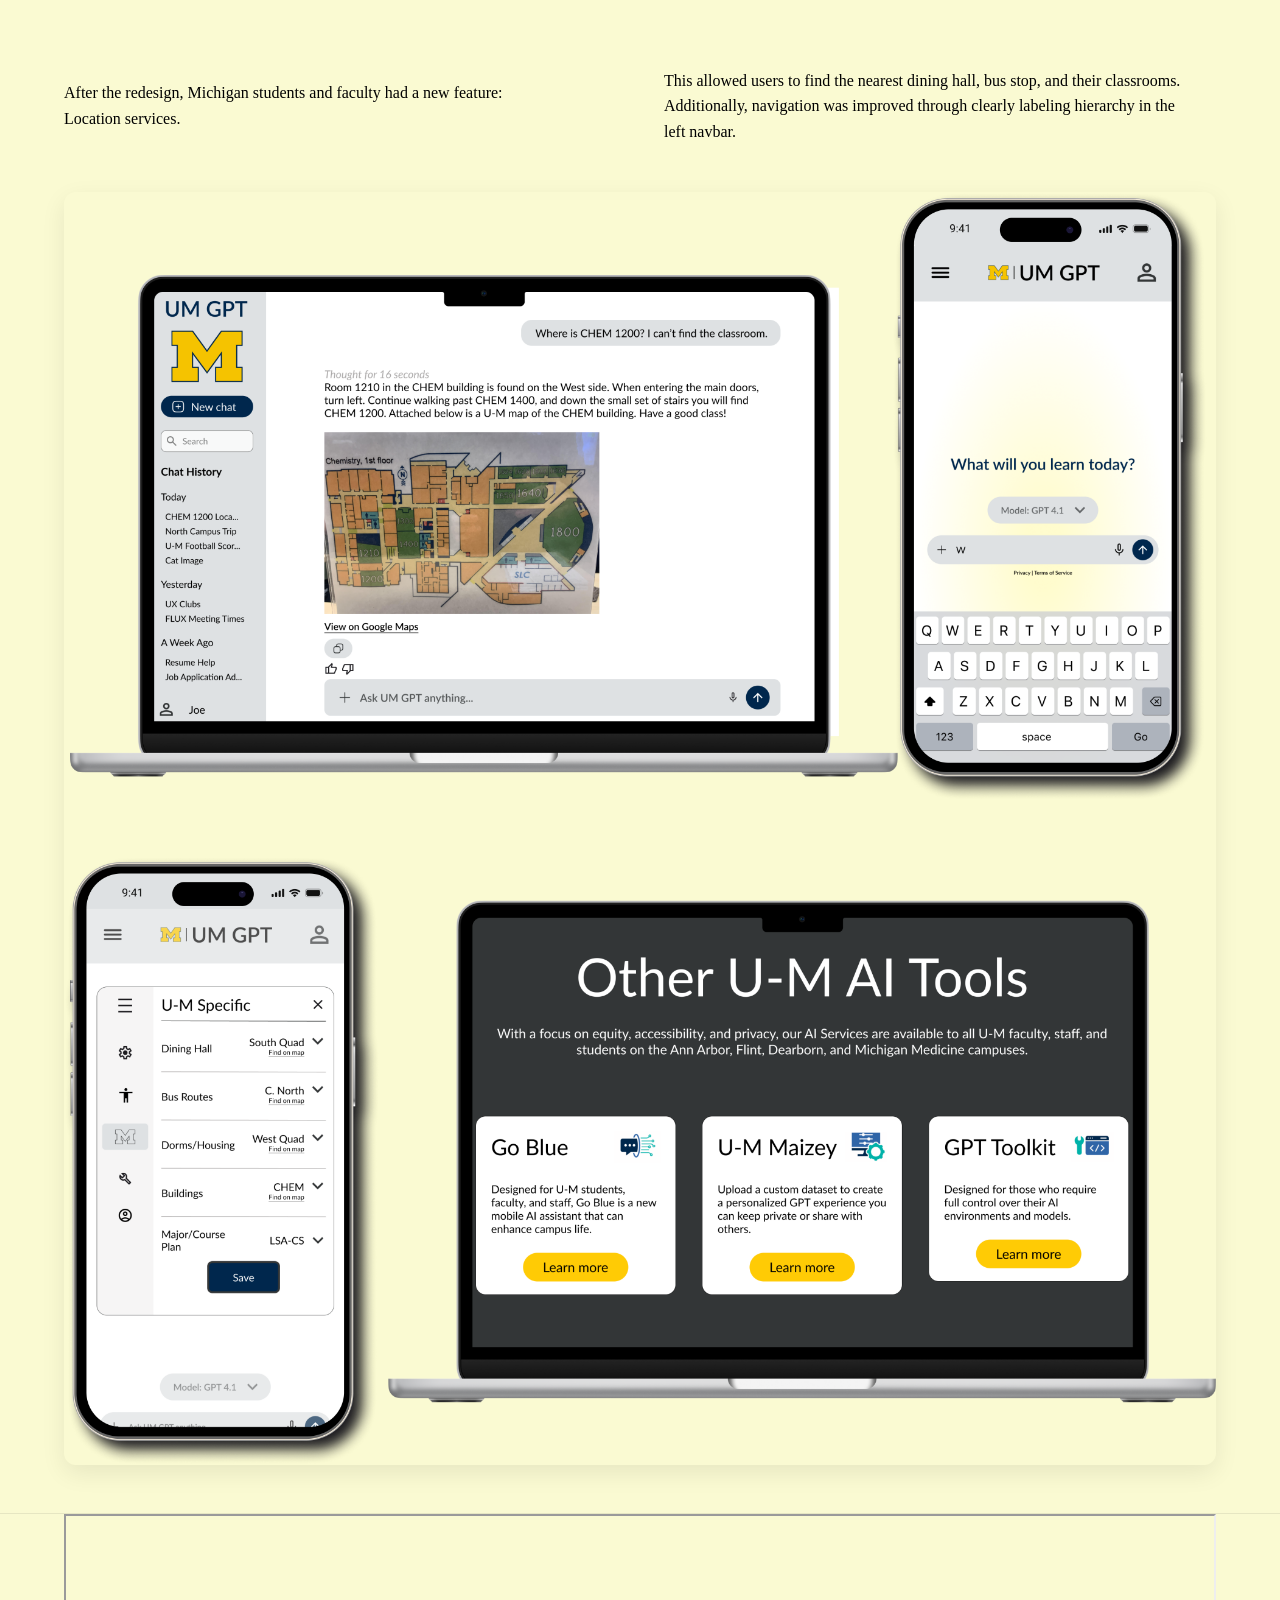
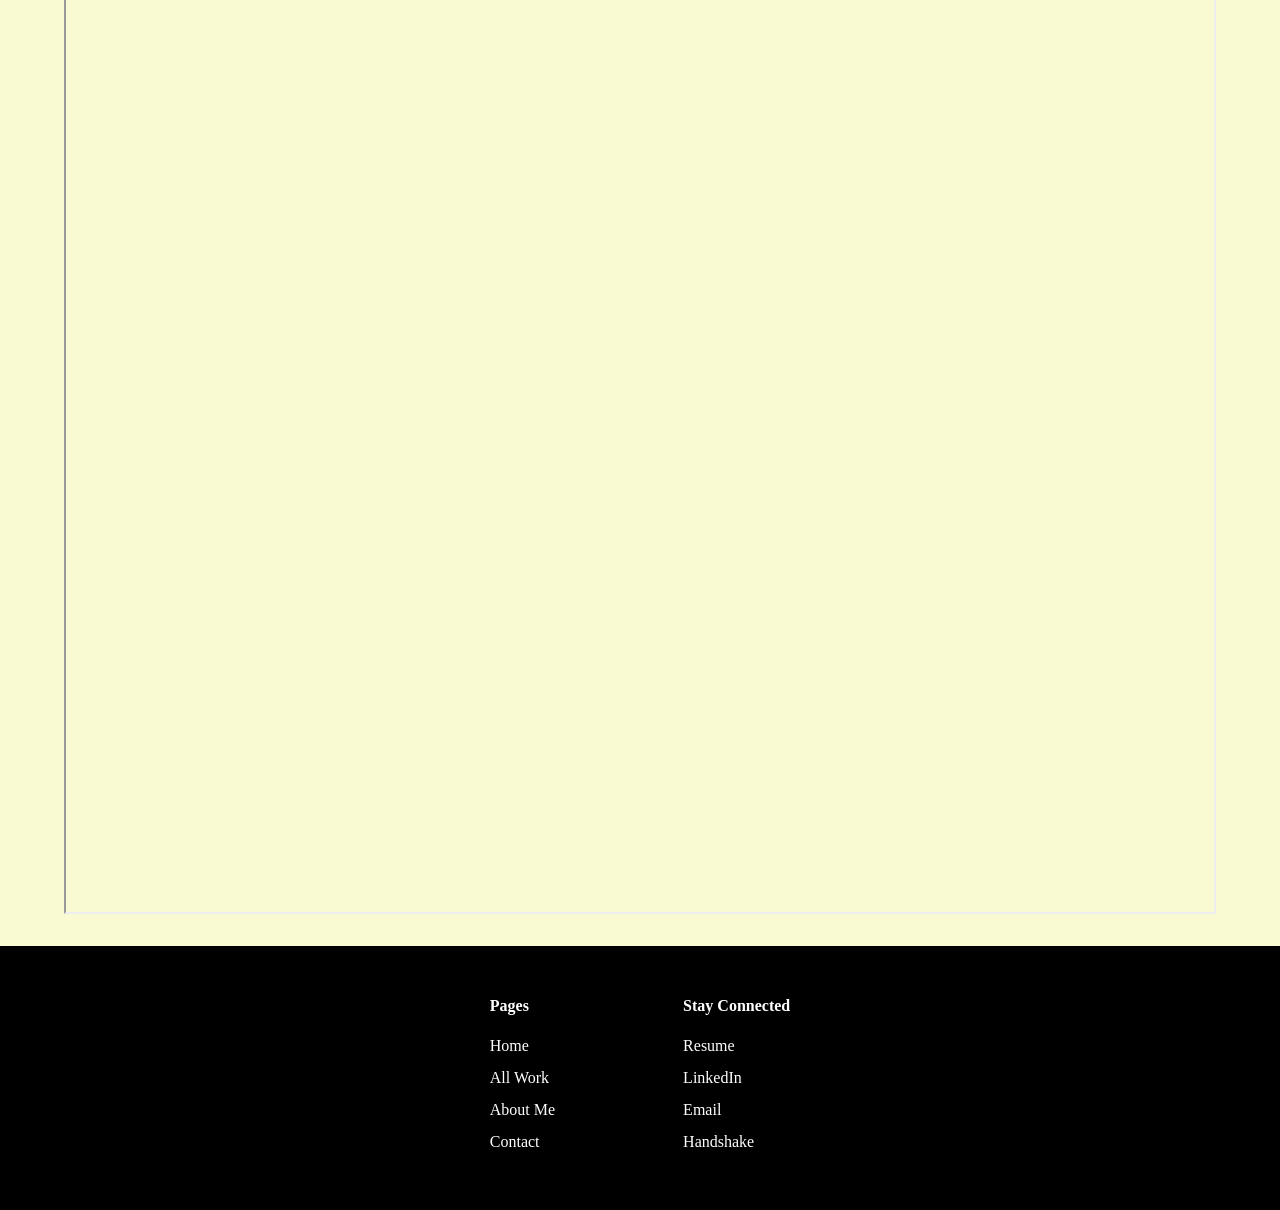
<file: projects/umgpt.html>
<!doctype html>
<html lang="en">
<head>
  <meta charset="utf-8" />
    <link rel="stylesheet" href="../css/reset.css">
  <link rel="stylesheet" href="../css/style.css">
  <meta name="viewport" content="width=device-width, initial-scale=1" />
  <title>U-M GPT Redesign Project</title>
</head>

<body>
   <header>
        <div class="header-content">
            <h1><a href="../index.html">Aidan Vyn</a></h1>
            <nav class="navbar">
                <!-- Toggle button (Hamburger icon) -->
                <button class="toggle-btn" id="menuToggle">☰</button>
                
                <div class="nav-overlay" id="navOverlay"></div>

                <!-- Navigation Links -->
                <ul class="nav-links" id="navLinks">
                    <li class="nav-close">
                        <button class="close-button" id="closeButton">✕</button>
                    </li>
                    <li><a href="../pages/work.html">All Work</a></li>
                    <li><a href="../pages/about.html">About Me</a></li>
                    <li><a href="../pages/contact.html">Contact</a></li>
                </ul>
            </nav>
        </div>
    </header>

    <main>
    <h1>U-M GPT Website Redesign</h1>
  
    <div class="metadata">
        <p>Dates: September 1 to December 5, 2026<br>
        Check out a functional design at the bottom!</p>
    </div>

    <div class="summary" tabindex="0">
        <h2>Summary</h2>
        <p>Over a semester, I created a redesign for the official UM-GPT website through Michigan's Information Technology services. Across U-M, I found a common issue that students and professors alike were having issues with locating rooms within buildings. In this new design, I believed this issue would be solved through U-M GPT, which would have access to maps of Michigan buildings.</p>
        <p>Throughout my process I sketched, wireframed, and ended with a high-fidelity design. I focused on improving users' understanding of UM-GPT's benefits through the landing page, and added additional features such as location services to the product.</p>
        <div class="summary-image">
            <img src="../images/umgpt-summary.png" alt="Summary of designs, showing off a mobile and desktop image of the home page">
        </div>
    </div>

    <div class="starting-point" tabindex="0">
        <h2>Starting Point</h2>
        <p>The original UMGPT website had decent usability, but struggled with overall personality and keeping up with current AI models user interfaces.</p>
        <p>Overall, the site could use an improvement in its UI through its organization of chats and user settings. These improvements would help reach the goal of getting more students to utilize the site.</p>

        <div class="starting-point-image">
            <img src="../images/umgpt-comp.png" alt="Comparision chart showing U-M GPT's qualities against other AI tools">
        </div>
    </div>

    <div class="problem-solving" tabindex="0">
        <h2>Problem Solving</h2>
        <p>My goal was to maintain specific Michigan branding while implementing new features to help students daily lives.</p>
        <p>I began with creating wireframes and brainstorming how to improve information structure without compromising visual identity.</p>

        <div class="problem-solving-image">
            <img src="../images/umgpt-problemsolving.png" alt="Greyscale wireframes showing user paths and potential designs">
        </div>
    </div>

    <div class="implementation" tabindex="0">
        <h2>Implementation</h2>
        <p>I first redesigned the landing page, which provided valuable information to potential users. The page described the benefits of UMGPT over mainstream AI services, its use cases, and other Michigan AI tools.</p>
        <p>I created an extensive component library to ensure the design process was efficient.</p>
    
        <div class="implementation-image">
            <img src="../images/umgpt-implementation.png" alt="Mobile and Desktop Frames showing highlights from the landing page">
        </div>
    </div>

    <div class="results" tabindex="0">
        <h2>Results</h2>
        <p>After the redesign, Michigan students and faculty had a new feature: Location services.</p>
        <p> This allowed users to find the nearest dining hall, bus stop, and their classrooms. Additionally, navigation was improved through clearly labeling hierarchy in the left navbar.</p>

        <div class="results-image">
            <img src="../images/umgpt-results.png" alt="4 final frames from the U-M GPT Website Redesign">
        </div>
    </div>

    <div class="iframe-container" tabindex="0">
        <iframe src="https://apron-lid-48083453.figma.site" title="U-M GPT Website Demo" width="90%" height="1000px"></iframe>
    </div>
    
    </main>
    <footer>
        <div class="footer-list1">
            <h4>Pages</h4>
                <ul>
                    <li><a href="../index.html">Home</a></li>
                    <li><a href="../pages/work.html">All Work</a></li>
                    <li><a href="../pages/about.html">About Me</a></li>
                    <li><a href="../pages/contact.html">Contact</a></li>
                </ul>
        </div>
        <div class="footer-list2">
            <h4>Stay Connected</h4>
            <ul>
                <li><a href="https://drive.google.com/file/d/1W6wU-Om4xU_nQKsn_U-bMnh0-87F0-1o/view?usp=sharing">Resume</a></li>
                <li><a href="https://www.linkedin.com/in/aidanvyn/">LinkedIn</a></li>
                <li><a href="mailto:aidanvyn@umich.edu">Email</a></li>
                <li><a href="https://umich.joinhandshake.com/profiles/aidanvyn">Handshake</a></li>
            </ul>
        </div>
    </footer>
  <script src="../js/index.js"></script>
</body>
</file>
<file: css/style.css>
* {
    font-family: Cambria, Cochin, Georgia, Times, 'Times New Roman', serif;
    text-decoration: none;
    color: inherit;
}

body{
    /*
    background-image: url("../images/tiltedLines.JPG");
    */
    background-color: lightgoldenrodyellow;

}

/* header layout */
header {
    padding: 1rem 2rem;
    background-color: white;
    margin: 1rem;
    position: sticky;
    top: 1rem;
    z-index: 1002;

    border: 2px solid black;
    border-radius: 1rem;
}

.header-content {
    display: flex;
    align-items: center;
    justify-content: space-between;
}

.navbar {
    display: flex;
    align-items: center;
    justify-content: flex-end;
}

.nav-links {
    margin: 0;
    padding: 2rem;
    list-style: none;
}

/* slide panel */
.nav-links {
    position: fixed;
    top: 0;
    right: -11.25rem;
    width: 11.25rem;
    height: 100vh;
    background: white;

    display: flex;
    flex-direction: column;

    transition: right 0.3s ease;
    z-index: 1001;
}

.nav-links.active {
    right: 0;
}

.nav-links.active li{
    padding-top: 1.5rem;
}

.toggle-btn {
    font-size: 2rem;
    background: none;
    border: none;
    cursor: pointer;
    margin-right: auto;
}

/* overlay */
.nav-overlay {
    position: fixed;
    inset: 0;
    background: rgba(0,0,0,0.4);
    opacity: 0;
    pointer-events: none;
    transition: 0.3s ease;
    z-index: 1000;
}

.nav-overlay.active {
    opacity: 1;
    pointer-events: auto;
}

.nav-close {
    display: flex;
    justify-content: flex-start;
}

.close-button {
    background: none;
    border: none;
    font-size: 2rem;
    cursor: pointer;
}

.Main-text {
    text-align: center;
    padding: 8% 5%;
    transform-style: preserve-3d;
    will-change: transform;

    /* transparent glass box */
    background: rgba(255, 255, 255, 0.15);
    backdrop-filter: blur(8px);
    -webkit-backdrop-filter: blur(8px);

    border: 1px solid rgba(255,255,255,0.3);
    border-radius: 16px;
    margin: 4rem;

    box-shadow: 0 20px 40px rgba(0,0,0,0.15);
    border: 2px solid black;
}

.Main-text h2 {
    font-size: 3rem;
    margin-bottom: 1.5rem;
}

.Main-text p {
    margin: 0.25rem 0;
}

.Main-text:hover {
    box-shadow: 0 30px 60px rgba(0,0,0,0.25);
}

main h3 {
    text-align: center;
    font-size: 2rem;
    margin: 4% 0 2% 0;
}

.Work-highlights {
    display: flex;
    flex-wrap: wrap;
    justify-content: center;
    gap: 4%;
    padding: 0 5% 6% 5%;
}

.Work-highlights article {
    width: 48%;
    margin-bottom: 4%;
}

.Work-highlights .card:focus {
    border: 4px solid black;
}

.card {
    display: block;
    text-decoration: none;
    color: inherit;
}

.card img {
    width: 100%;
    display: block;
}

.card span {
    display: block;
    padding: 12px 8px;
    font-size: 1rem;
}

.Work-highlights article {
    width: 48%;
    margin-bottom: 4%;
    background: white;
    border-radius: 8px;
    overflow: hidden;
    box-shadow: 0 4px 12px rgba(0,0,0,0.08);
    transition: transform 0.2s ease;
}

.Work-highlights article:hover {
    transform: translateY(-4px);
}

/* FOOTER STYLING */
footer {
    display: flex;
    justify-content: center;
    padding: 3rem 5%;
    gap: 8rem;
    background-color: black;
}

footer,
footer a,
footer h4,
footer li {
    color: white;
    text-decoration: none;
}

/* two columns */
.footer-list1,
.footer-list2 {
    flex: 0 0 auto;
}

footer ul {
    list-style: none;
    padding: 0;
    margin: 0;
}

footer li {
    margin: 0.5rem 0;
}

footer h4 {
    margin-bottom: 1rem;
}

/*CONTACT PAGE*/
.contact-h1{
    text-align: center;
    padding: 6% 5%;
}

.contact-cards{
    display: flex;
    flex-direction: column;
    text-align: center;
    margin: 1.5rem 5rem 3rem 5rem;
    gap: 2rem;
}

.contact-cards div{
    padding: 1.5rem;
    border: 2px solid black;
    border-radius: 1rem;
    background-color: lightgray;
}

/* ABOUT ME STYLING */
.about-title {
    text-align: center;
    padding: 8% 5%;
}

.about-title h2 {
    font-size: 3rem;
    margin-bottom: 1.5rem;
}

.about-title p {
    margin: 0.25rem 0;
}

.about-title img {
    border-radius: 1rem;
}

.Outside h3 {
    text-align: center;
    font-size: 2rem;
}

.info-cards {
    display: flex;
    flex-direction: column;
    gap: 3rem;
    padding: 2rem 5%;
}

.info-cards article {
    display: flex;
    align-items: center;
    gap: 2rem;
}

.info-cards img {
    width: 40%;
    height: auto;
    border-radius: 10px;
    object-fit: cover;
}

.info-cards p {
    width: 60%;
    font-size: 1rem;
    line-height: 1.5;
}

/* this reverses it */
.info-cards article:nth-child(even) {
    flex-direction: row-reverse;
}

.me-cards {
    display: grid;
    grid-template-columns: repeat(auto-fit, minmax(200px, 1fr));
    gap: 1rem;
    padding: 2rem 5%;
}

.me-cards img {
    width: 100%;
    height: 100%;
    display: block;
    border-radius: 10px;
    object-fit: cover;
}

.Recent-Experiences h4 {
    text-align: center;
    font-size: 2rem;
}

/* PROJECT PAGE STYLING */
main > h1 {
    text-align: center;
    margin: 3rem 5% 1rem 5%;
    font-size: 2.5rem;
}

.metadata {
    text-align: center;
    margin-bottom: 3rem;
    opacity: 0.8;
}

.summary,
.starting-point,
.problem-solving,
.implementation,
.results {
    display: flex;
    flex-wrap: wrap;
    align-items: center;
    gap: 3rem;
    padding: 3rem 5%;
}

.summary h2,
.starting-point h2,
.problem-solving h2,
.implementation h2,
.results h2 {
    width: 100%;
    margin-bottom: 1rem;
    font-size: 1.75rem;
}

.summary p,
.starting-point p,
.problem-solving p,
.implementation p,
.results p {
    flex: 1 1 40%;
    line-height: 1.6;
}

.summary-image,
.starting-point-image,
.problem-solving-image,
.implementation-image,
.results-image {
    flex: 1 1 50%;
}

.summary img,
.starting-point img,
.problem-solving img,
.implementation img,
.results img {
    width: 100%;
    height: auto;
    display: block;
    border-radius: 12px;
}

.summary,
.starting-point,
.problem-solving,
.implementation,
.results {
    border-bottom: 1px solid rgba(0,0,0,0.08);
}

.summary-image,
.starting-point-image,
.problem-solving-image,
.implementation-image,
.results-image {
    box-shadow: 0 8px 24px rgba(0,0,0,0.08);
    border-radius: 12px;
    overflow: hidden;
}

.iframe-container {
  display: flex;
  justify-content: center; 
  align-items: center; 
  padding-bottom: 2rem;
}

/* Button media query */
@media (min-width: 768px) {

    /* hide the hamburger */
    .toggle-btn {
        display: none;
    }

    /* remove slide panel option */
    .nav-links {
        position: static;
        height: auto;
        width: auto;
        right: auto;

        flex-direction: row;
        align-items: center;
        gap: 2rem;

        padding: 0;
        background: transparent;
    }

    /* remove closing button */
    .nav-close {
        display: none;
    }

    /* remove da overlay */
    .nav-overlay {
        display: none;
    }

    .nav-links li {
        padding: 0;
    }

    .nav-links a {
        text-decoration: none;
        color: inherit;
    }
}

/* Motion */
@media (prefers-reduced-motion: reduce) {

    .Main-text {
        transition: none;
    }

    .Main-text:hover {
        transform: none;
    }

    .Main-text h2,
    .Main-text p {
        transform: none;
    }
}
</file>
